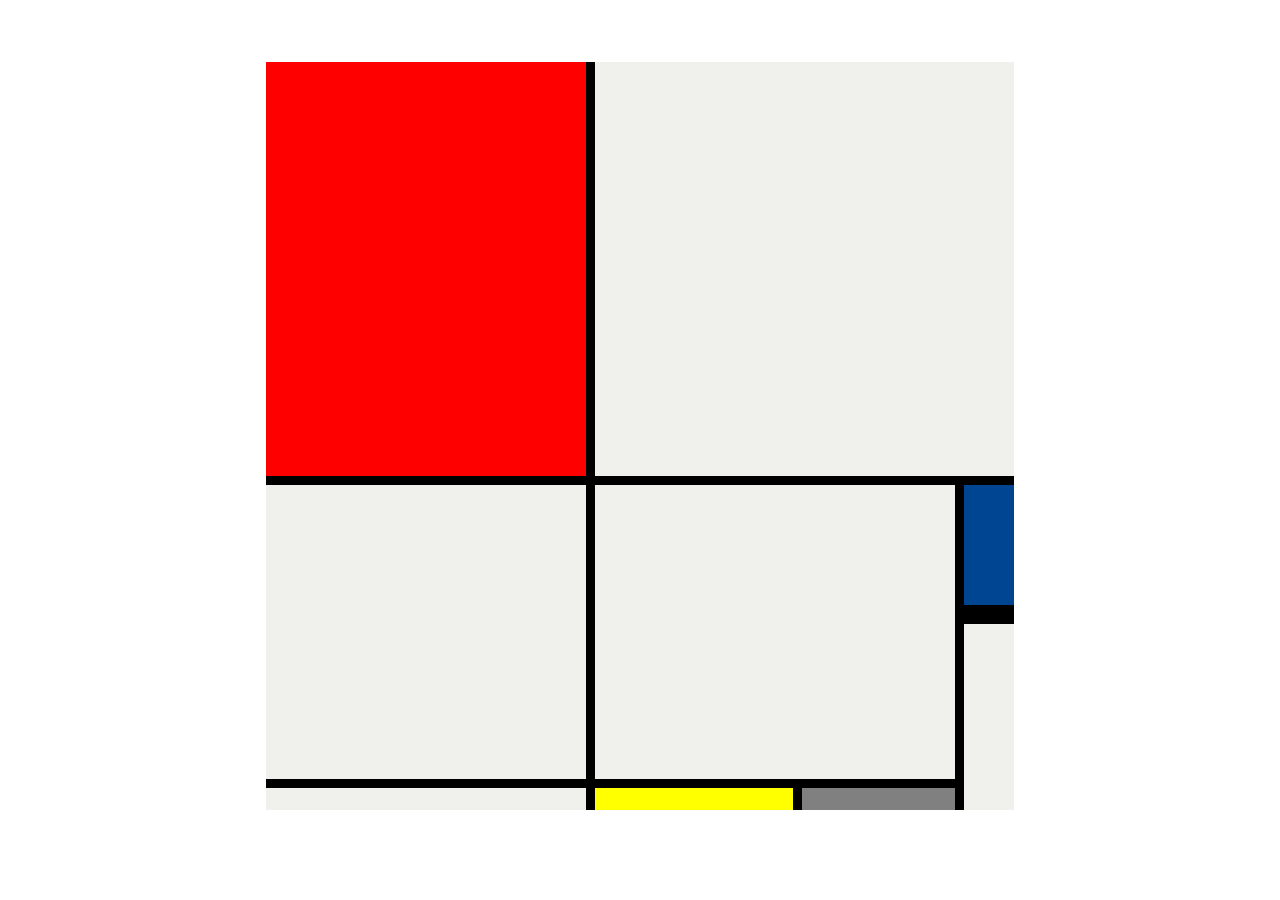
<file: 10.3 Mondrian Project/index.html>
<!DOCTYPE html>
<html lang="en">

<head>
  <meta charset="UTF-8">
  <meta name="viewport" content="width=device-width, initial-scale=1.0">
  <title>Mondrian Project</title>
  <style>
    /* 
    Write your CSS here 
    Gap Colour: #000
    White: #F0F1EC
    Red: #E72F24
    Black: #232629
    Blue: #004592
    Yellow: #F9D01E

    For dimensions, see dimensions.png image.
    HINT: Remember you can't change the properties of grid lines.
    But grid lines are transparent!
    */
    body{
      
      display: flex;
      justify-content: center;
      align-items: center;
      height: 95vh;
    }
    .outerbox{
      height: 748px;
      width: 748px;
      background-color: black;
      display: grid;
      grid-template-columns: 320px 198px 153px 50px;
      grid-template-rows: 414px 130px 155px 22px;
      gap: 9px;
    }
    .red{
      background-color: red;
    }
    .box1{
      grid-column: span 3;
      background-color: #F0F1EC;
    }
    .box2{
      grid-row: span 2;
      background-color: #F0F1EC;
    }
    .box3{
      background-color: #F0F1EC;
      grid-area: 2/2/4/4;
    }
    .blue{
      background-color: #004592;
      border-bottom: 10px solid black;
    }
    .box4{
      background-color: #F0F1EC;
      grid-row: span 2;
    }
    .box5{
      background-color: #F0F1EC;
    }
    .yellow{
      background-color: yellow;
    }
    .grey{
      background-color: grey;
    }
  </style>
</head>

<body>
  <!-- Write your HTML here -->
   <div class="outerbox">
    <div class="red"></div>
    <div class="box1"></div>
    <div class="box2"></div>
    <div class="box3"></div>
    <div class="blue"></div>
    <div class="box4"></div>
    <div class="box5"></div>
    <div class="yellow"></div>
    <div class="grey"></div>
    </div>
</body>

</html>
</file>
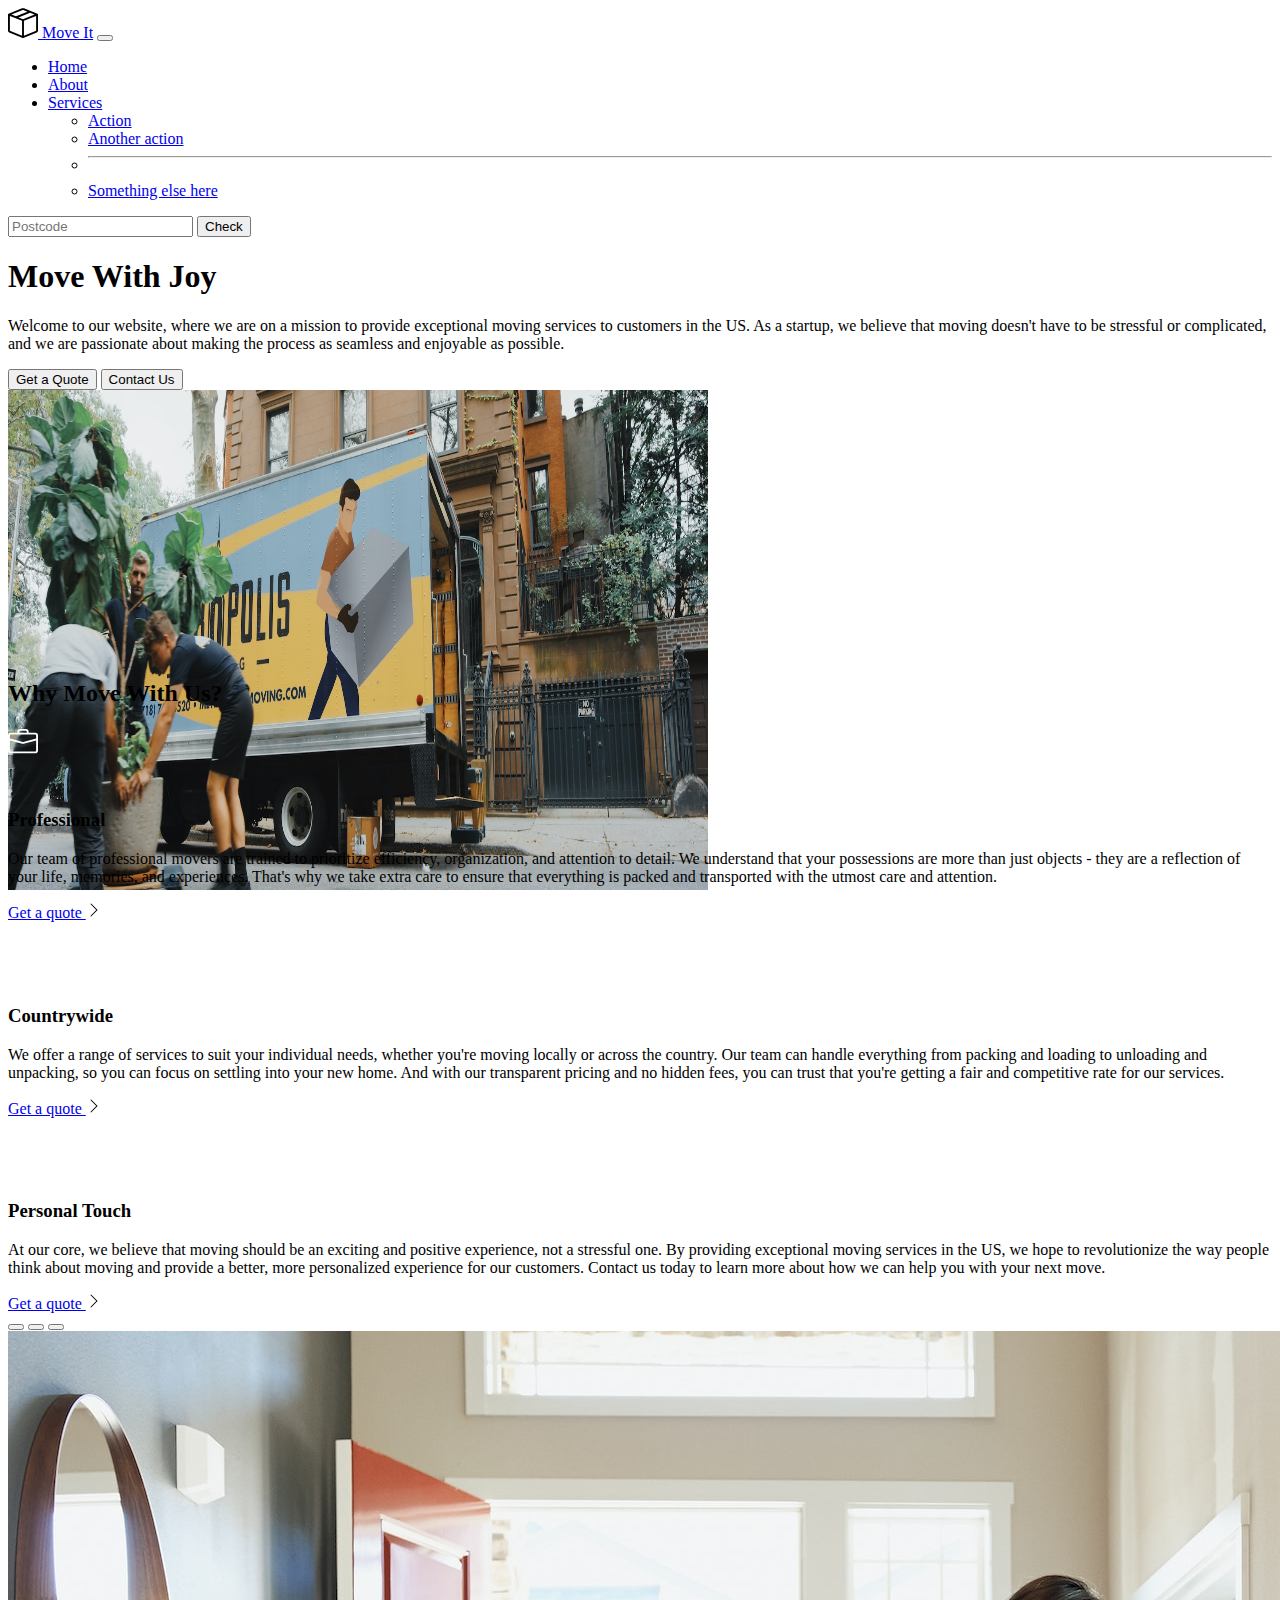
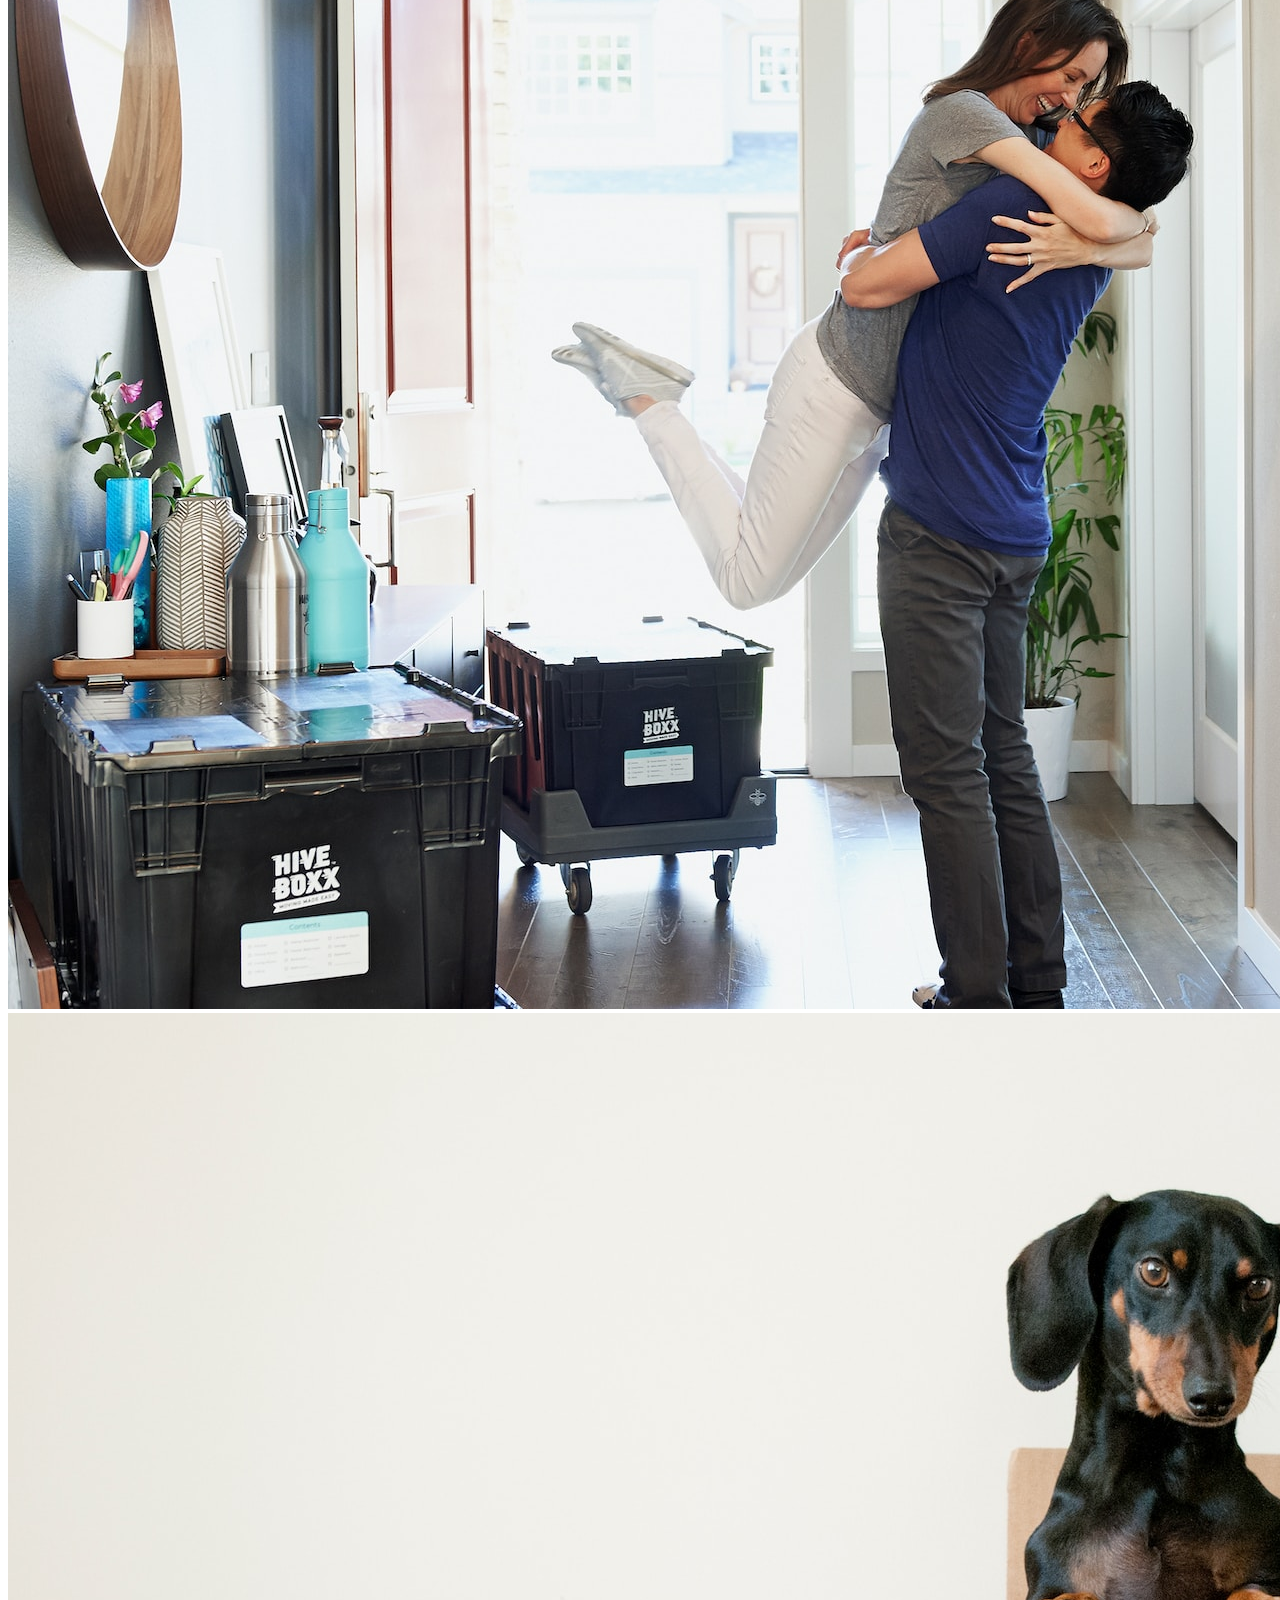
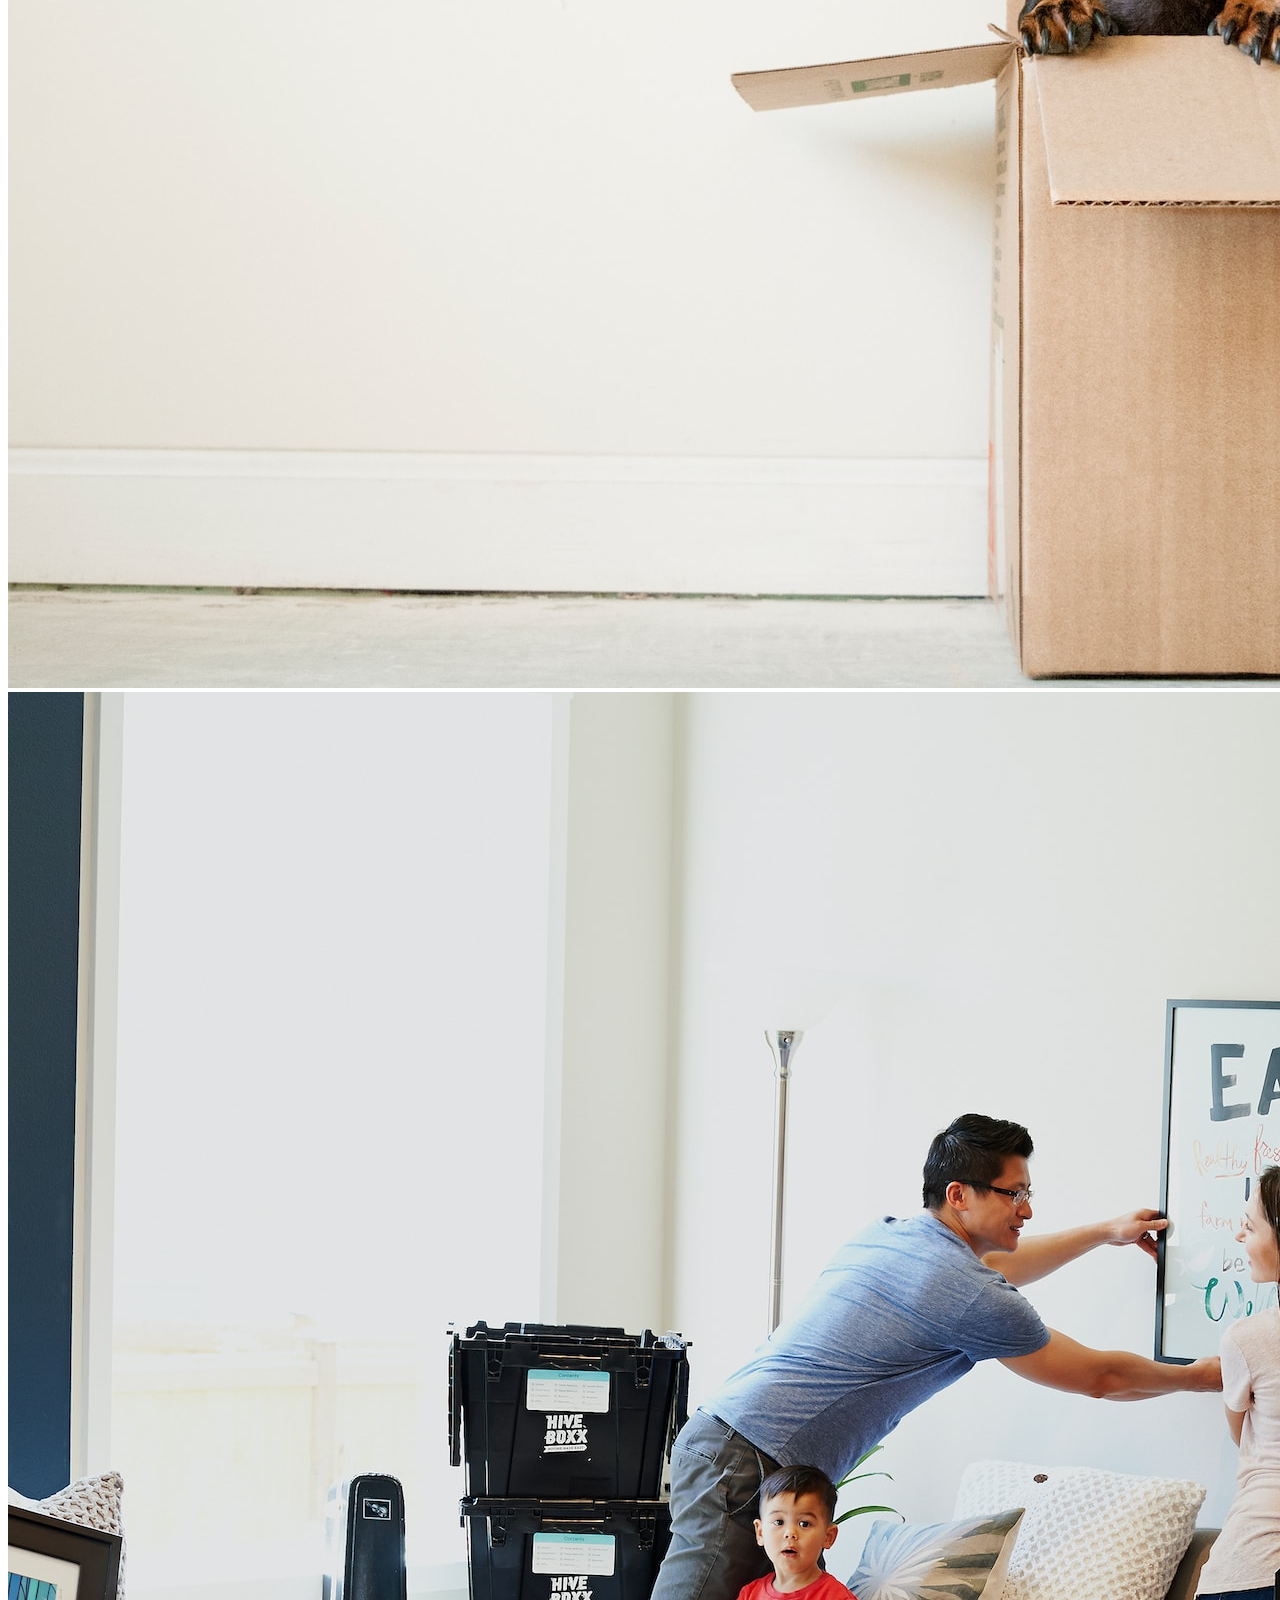
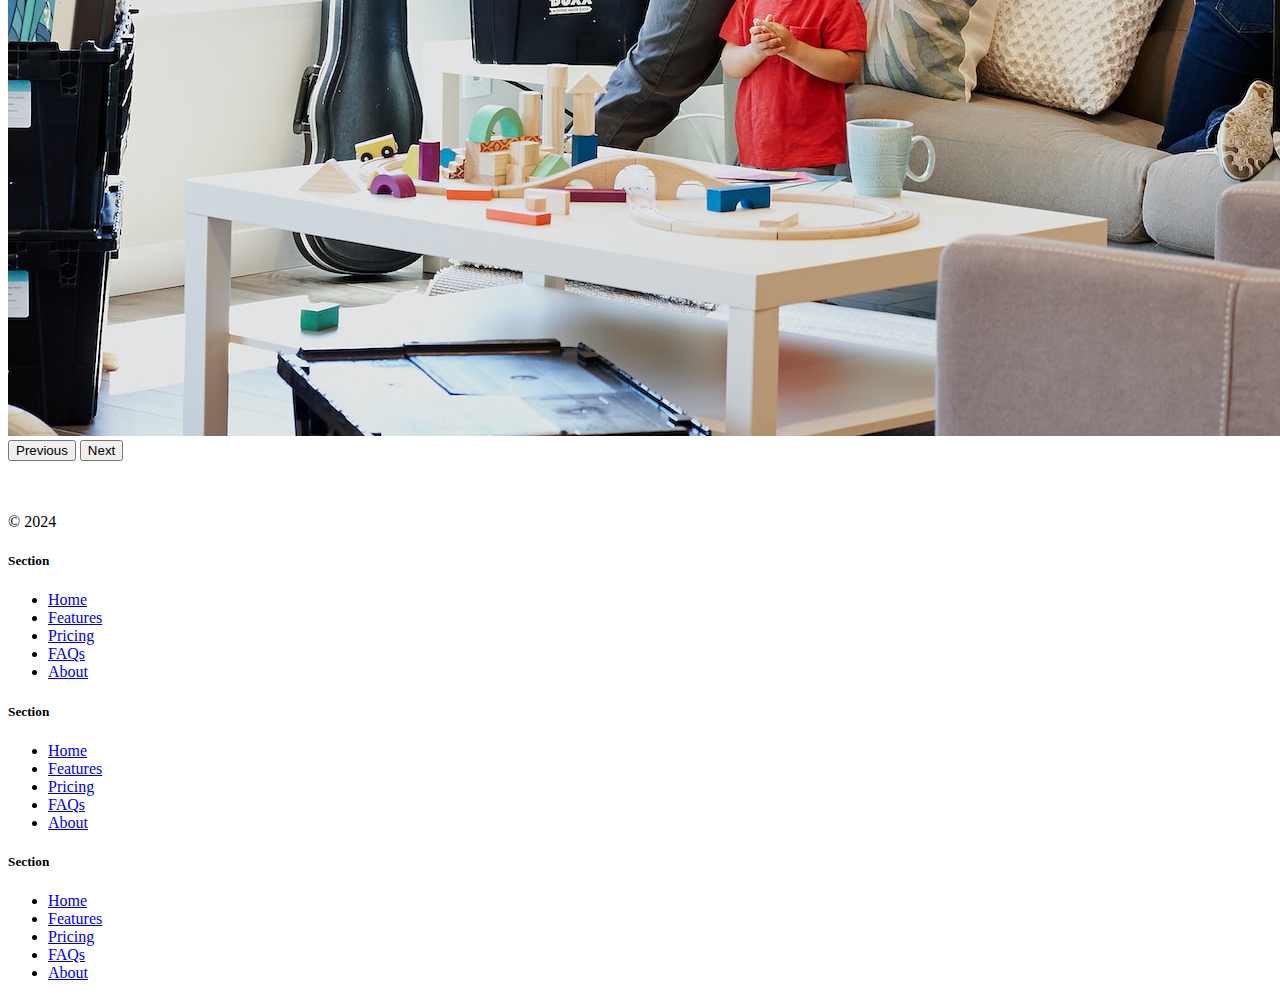
<file: 11.2 Bootstrap Components/index.html>
<!DOCTYPE html>
<html lang="en" data-bs-theme="dark">

<head>
  <meta charset="UTF-8">
  <meta name="viewport" content="width=device-width, initial-scale=1.0">
  <title>Bootstrap Components</title>
  <link href="https://cdn.jsdelivr.net/npm/bootstrap@5.3.0-alpha2/dist/css/bootstrap.min.css" rel="stylesheet"
    integrity="sha384-aFq/bzH65dt+w6FI2ooMVUpc+21e0SRygnTpmBvdBgSdnuTN7QbdgL+OapgHtvPp" crossorigin="anonymous">
  <style>
    .feature-icon {
    width: 4rem;
    height: 4rem;
    border-radius: .75rem;
}
  </style>
</head>

<body>
  <nav class="navbar navbar-expand-lg bg-body-tertiary">
    <div class="container-fluid">
      <a class="navbar-brand" href="#"><img src="./box-seam.svg" alt="company logo" height="30"/> Move It</a>
      <button class="navbar-toggler" type="button" data-bs-toggle="collapse" data-bs-target="#navbarSupportedContent" aria-controls="navbarSupportedContent" aria-expanded="false" aria-label="Toggle navigation">
        <span class="navbar-toggler-icon"></span>
      </button>
      <div class="collapse navbar-collapse" id="navbarSupportedContent">
        <ul class="navbar-nav me-auto mb-2 mb-lg-0">
          <li class="nav-item">
            <a class="nav-link active" aria-current="page" href="#">Home</a>
          </li>
          <li class="nav-item">
            <a class="nav-link" href="#">About</a>
          </li>
          <li class="nav-item dropdown">
            <a class="nav-link dropdown-toggle" href="#" role="button" data-bs-toggle="dropdown" aria-expanded="false">
              Services
            </a>
            <ul class="dropdown-menu">
              <li><a class="dropdown-item" href="#">Action</a></li>
              <li><a class="dropdown-item" href="#">Another action</a></li>
              <li><hr class="dropdown-divider"></li>
              <li><a class="dropdown-item" href="#">Something else here</a></li>
            </ul>
          </li>
        </ul>
        <form class="d-flex" role="search">
          <input class="form-control me-2" type="search" placeholder="Postcode" aria-label="Search">
          <button class="btn btn-outline-success" type="submit">Check</button>
        </form>
      </div>
    </div>
  </nav>

  <div class="px-4 pt-5 my-5 text-center border-bottom">
    <h1 class="display-4 fw-bold text-body-emphasis">Move With Joy</h1>
    <div class="col-lg-6 mx-auto">
      <p class="lead mb-4">Welcome to our website, where we are on a mission to provide exceptional moving services to customers in the US. As a startup, we believe that moving doesn't have to be stressful or complicated, and we are passionate about making the process as seamless and enjoyable as possible.</p>
      <div class="d-grid gap-2 d-sm-flex justify-content-sm-center mb-5">
        <button type="button" class="btn btn-primary btn-lg px-4 me-sm-3" fdprocessedid="fyuq8n">Get a Quote</button>
        <button type="button" class="btn btn-outline-secondary btn-lg px-4" fdprocessedid="64ff9a">Contact Us</button>
      </div>
    </div>
    <div class="overflow-hidden" style="max-height: 30vh;">
      <div class="container px-5">
        <img src="./moving-van.jpg" alt="Moving van" width="700" height="500" loading="lazy">
      </div>
    </div>
  </div>

  <div class="container px-4 py-5" id="featured-3">
    <h2 class="pb-2 border-bottom">Why Move With Us?
    </h2>
    <div class="row g-4 py-5 row-cols-1 row-cols-lg-3">
      <div class="feature col">
        <div class="feature-icon d-inline-flex align-items-center justify-content-center text-bg-primary bg-gradient fs-2 mb-3">
          <img src="./briefcase.svg" alt="briefcase" height="30"/>
        </div>
        <h3 class="fs-2 text-body-emphasis">Professional</h3>
        <p>Our team of professional movers are trained to prioritize efficiency, organization, and attention to detail. We understand that your possessions are more than just objects - they are a reflection of your life, memories, and experiences. That's why we take extra care to ensure that everything is packed and transported with the utmost care and attention.</p>
        <a href="#" class="icon-link">
          Get a quote
          <img src="./chevron-right.svg" alt="chevron-right"/>
        </a>
      </div>
      <div class="feature col">
        <div class="feature-icon d-inline-flex align-items-center justify-content-center text-bg-primary bg-gradient fs-2 mb-3">
          <img src="./bus-front.svg" alt="bus" height="30"/>
        </div>
        <h3 class="fs-2 text-body-emphasis">Countrywide</h3>
        <p>We offer a range of services to suit your individual needs, whether you're moving locally or across the country. Our team can handle everything from packing and loading to unloading and unpacking, so you can focus on settling into your new home. And with our transparent pricing and no hidden fees, you can trust that you're getting a fair and competitive rate for our services.</p>
        <a href="#" class="icon-link">
          Get a quote
          <img src="./chevron-right.svg" alt="chevron-right"/>
        </a>
      </div>
      <div class="feature col">
        <div class="feature-icon d-inline-flex align-items-center justify-content-center text-bg-primary bg-gradient fs-2 mb-3">
          <img src="./chat-square-heart.svg" alt="third" height="30"/>
        </div>
        <h3 class="fs-2 text-body-emphasis">Personal Touch</h3>
        <p>At our core, we believe that moving should be an exciting and positive experience, not a stressful one. By providing exceptional moving services in the US, we hope to revolutionize the way people think about moving and provide a better, more personalized experience for our customers. Contact us today to learn more about how we can help you with your next move.</p>
        <a href="#" class="icon-link">
          Get a quote
          <img src="./chevron-right.svg" alt="chevron-right"/>
        </a>
      </div>
    </div>
  </div>

  <div class="container">
  <div id="carouselExampleIndicators" class="carousel slide">
    <div class="carousel-indicators">
      <button type="button" data-bs-target="#carouselExampleIndicators" data-bs-slide-to="0" class="active" aria-current="true" aria-label="Slide 1"></button>
      <button type="button" data-bs-target="#carouselExampleIndicators" data-bs-slide-to="1" aria-label="Slide 2"></button>
      <button type="button" data-bs-target="#carouselExampleIndicators" data-bs-slide-to="2" aria-label="Slide 3"></button>
    </div>
    <div class="carousel-inner">
      <div class="carousel-item active">
        <img src="./couple.jpg" alt="couple">
      </div>
      <div class="carousel-item">
        <img src="./dog.jpg" alt="dog">
      </div>
      <div class="carousel-item">
        <img src="./family.jpg" alt="family" >
      </div>
    </div>
    <button class="carousel-control-prev" type="button" data-bs-target="#carouselExampleIndicators" data-bs-slide="prev">
      <span class="carousel-control-prev-icon" aria-hidden="true"></span>
      <span class="visually-hidden">Previous</span>
    </button>
    <button class="carousel-control-next" type="button" data-bs-target="#carouselExampleIndicators" data-bs-slide="next">
      <span class="carousel-control-next-icon" aria-hidden="true"></span>
      <span class="visually-hidden">Next</span>
    </button>
  </div>
</div>


<div class="container">
  <footer class="row row-cols-1 row-cols-sm-2 row-cols-md-5 py-5 my-5 border-top">
    <div class="col mb-3">
      <a href="/" class="d-flex align-items-center mb-3 link-body-emphasis text-decoration-none">
        <svg class="bi me-2" width="40" height="32"><use xlink:href="#bootstrap"></use></svg>
      </a>
      <p class="text-body-secondary">© 2024</p>
    </div>

    <div class="col mb-3">

    </div>

    <div class="col mb-3">
      <h5>Section</h5>
      <ul class="nav flex-column">
        <li class="nav-item mb-2"><a href="#" class="nav-link p-0 text-body-secondary">Home</a></li>
        <li class="nav-item mb-2"><a href="#" class="nav-link p-0 text-body-secondary">Features</a></li>
        <li class="nav-item mb-2"><a href="#" class="nav-link p-0 text-body-secondary">Pricing</a></li>
        <li class="nav-item mb-2"><a href="#" class="nav-link p-0 text-body-secondary">FAQs</a></li>
        <li class="nav-item mb-2"><a href="#" class="nav-link p-0 text-body-secondary">About</a></li>
      </ul>
    </div>

    <div class="col mb-3">
      <h5>Section</h5>
      <ul class="nav flex-column">
        <li class="nav-item mb-2"><a href="#" class="nav-link p-0 text-body-secondary">Home</a></li>
        <li class="nav-item mb-2"><a href="#" class="nav-link p-0 text-body-secondary">Features</a></li>
        <li class="nav-item mb-2"><a href="#" class="nav-link p-0 text-body-secondary">Pricing</a></li>
        <li class="nav-item mb-2"><a href="#" class="nav-link p-0 text-body-secondary">FAQs</a></li>
        <li class="nav-item mb-2"><a href="#" class="nav-link p-0 text-body-secondary">About</a></li>
      </ul>
    </div>

    <div class="col mb-3">
      <h5>Section</h5>
      <ul class="nav flex-column">
        <li class="nav-item mb-2"><a href="#" class="nav-link p-0 text-body-secondary">Home</a></li>
        <li class="nav-item mb-2"><a href="#" class="nav-link p-0 text-body-secondary">Features</a></li>
        <li class="nav-item mb-2"><a href="#" class="nav-link p-0 text-body-secondary">Pricing</a></li>
        <li class="nav-item mb-2"><a href="#" class="nav-link p-0 text-body-secondary">FAQs</a></li>
        <li class="nav-item mb-2"><a href="#" class="nav-link p-0 text-body-secondary">About</a></li>
      </ul>
    </div>
  </footer>
</div>

  <script src="https://cdn.jsdelivr.net/npm/bootstrap@5.3.3/dist/js/bootstrap.bundle.min.js" integrity="sha384-YvpcrYf0tY3lHB60NNkmXc5s9fDVZLESaAA55NDzOxhy9GkcIdslK1eN7N6jIeHz" crossorigin="anonymous"></script>
</body>

</html>
</file>
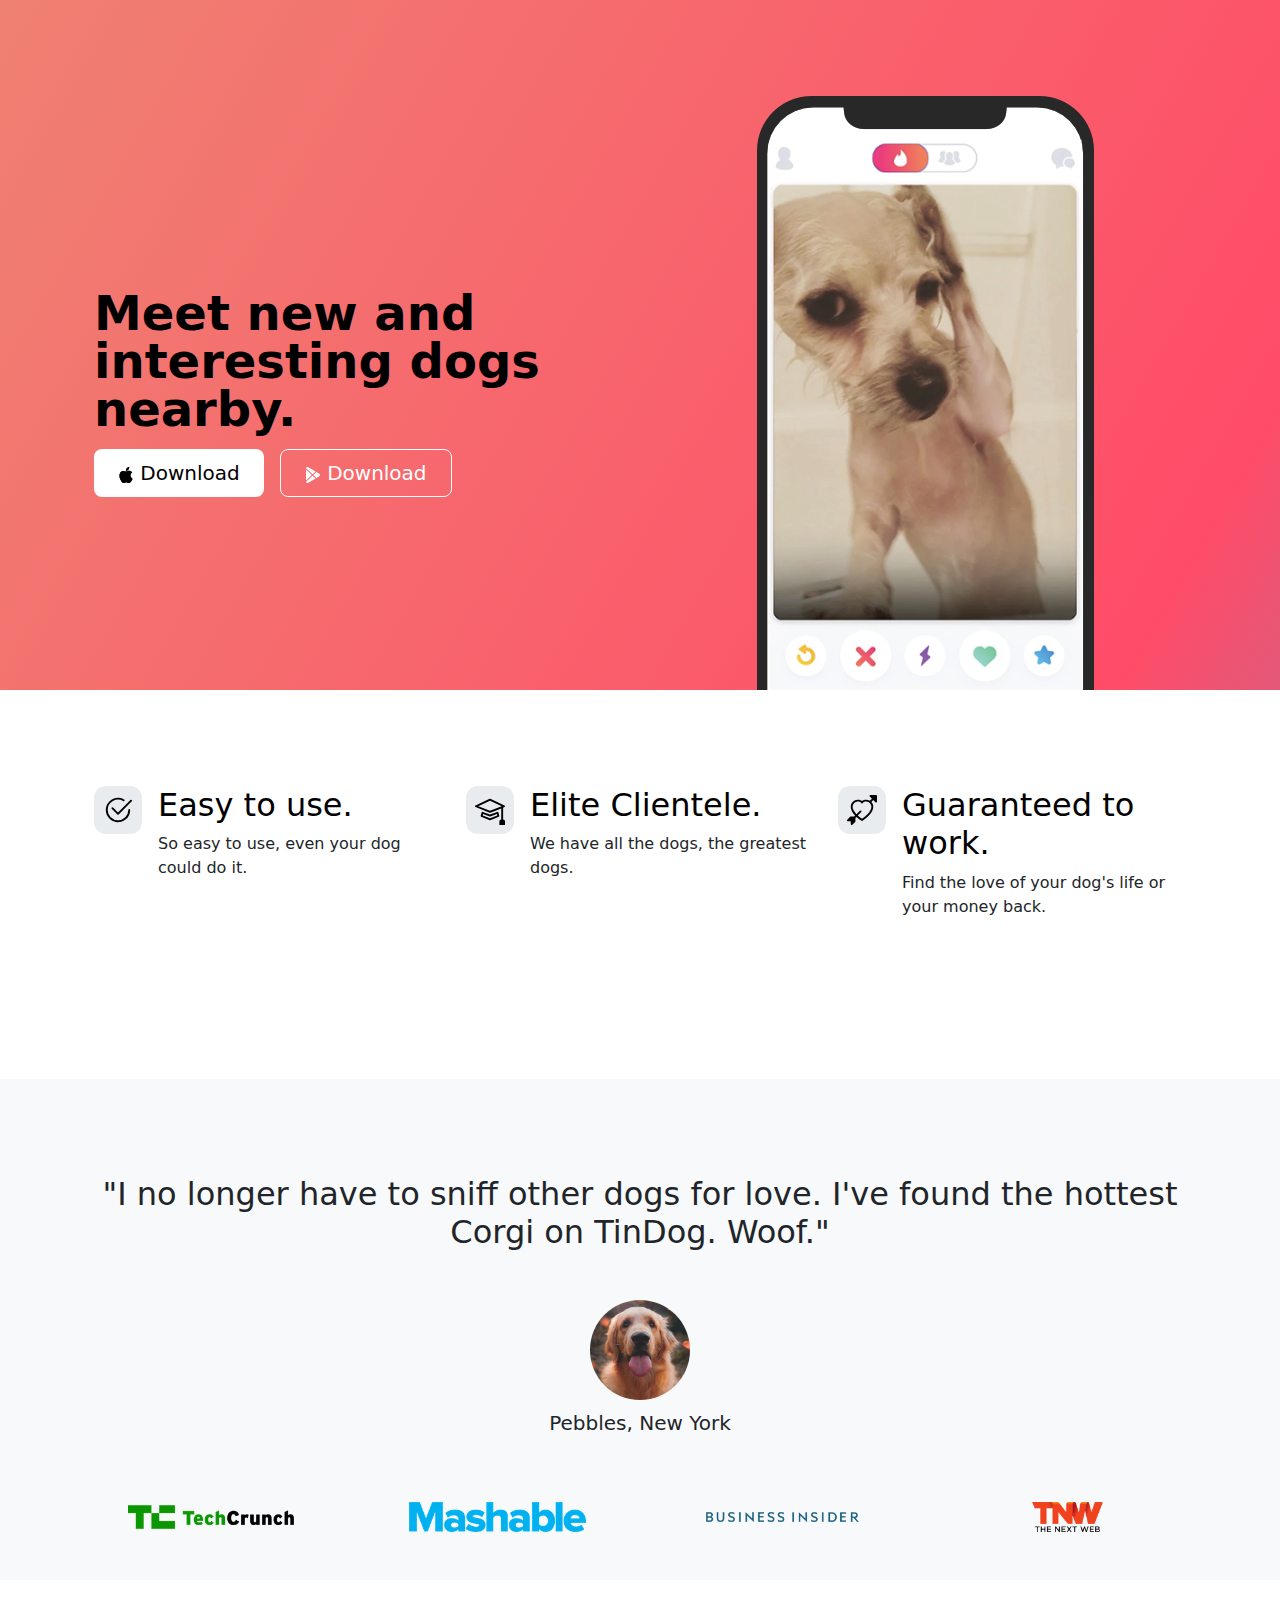
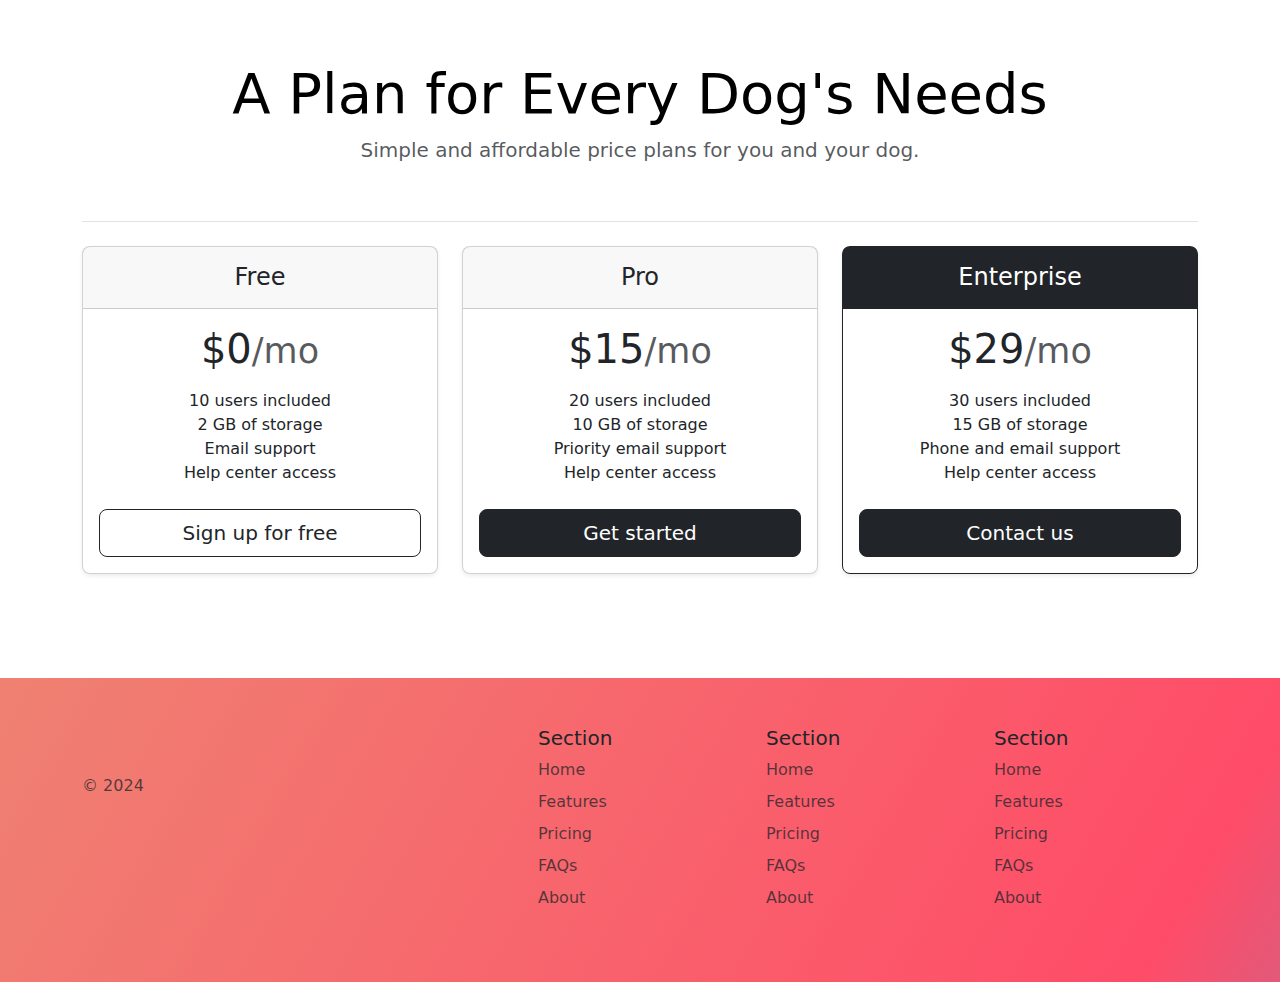
<file: 11.3 TinDog Project/index.html>
<!DOCTYPE html>
<html lang="en">

<head>
  <meta charset="UTF-8">
  <meta name="viewport" content="width=device-width, initial-scale=1.0">
  <title>TinDog</title>
  <link href="https://cdn.jsdelivr.net/npm/bootstrap@5.3.3/dist/css/bootstrap.min.css" rel="stylesheet"
    integrity="sha384-QWTKZyjpPEjISv5WaRU9OFeRpok6YctnYmDr5pNlyT2bRjXh0JMhjY6hW+ALEwIH" crossorigin="anonymous">
  <link href="./css/style.css" rel="stylesheet">
</head>

<body>

  <!-- Title -->
  <section class="gradient-background" id="title">
    <div class="container col-xxl-8 px-4 pt-5">
      <div class="row flex-lg-row-reverse align-items-center g-5 pt-5">
        <div class="col-10 col-sm-8 col-lg-6">
          <img src="./images/iphone.png" class="d-block mx-lg-auto img-fluid" alt="iphone" height="400" loading="lazy">
        </div>
        <div class="col-lg-6">
          <h1 class="display-5 fw-bold text-body-emphasis lh-1 mb-3">Meet new and interesting dogs nearby.</h1>
          <div class="d-grid gap-2 d-md-flex justify-content-md-start">
            <button type="button" class="btn btn-dark btn-lg px-4 me-md-2" fdprocessedid="1csmf" id="onebt">
              <svg xmlns="http://www.w3.org/2000/svg" width="16" height="16" fill="currentColor" class="bi bi-apple"
                viewBox="0 0 16 16">
                <path
                  d="M11.182.008C11.148-.03 9.923.023 8.857 1.18c-1.066 1.156-.902 2.482-.878 2.516s1.52.087 2.475-1.258.762-2.391.728-2.43m3.314 11.733c-.048-.096-2.325-1.234-2.113-3.422s1.675-2.789 1.698-2.854-.597-.79-1.254-1.157a3.7 3.7 0 0 0-1.563-.434c-.108-.003-.483-.095-1.254.116-.508.139-1.653.589-1.968.607-.316.018-1.256-.522-2.267-.665-.647-.125-1.333.131-1.824.328-.49.196-1.422.754-2.074 2.237-.652 1.482-.311 3.83-.067 4.56s.625 1.924 1.273 2.796c.576.984 1.34 1.667 1.659 1.899s1.219.386 1.843.067c.502-.308 1.408-.485 1.766-.472.357.013 1.061.154 1.782.539.571.197 1.111.115 1.652-.105.541-.221 1.324-1.059 2.238-2.758q.52-1.185.473-1.282" />
                <path
                  d="M11.182.008C11.148-.03 9.923.023 8.857 1.18c-1.066 1.156-.902 2.482-.878 2.516s1.52.087 2.475-1.258.762-2.391.728-2.43m3.314 11.733c-.048-.096-2.325-1.234-2.113-3.422s1.675-2.789 1.698-2.854-.597-.79-1.254-1.157a3.7 3.7 0 0 0-1.563-.434c-.108-.003-.483-.095-1.254.116-.508.139-1.653.589-1.968.607-.316.018-1.256-.522-2.267-.665-.647-.125-1.333.131-1.824.328-.49.196-1.422.754-2.074 2.237-.652 1.482-.311 3.83-.067 4.56s.625 1.924 1.273 2.796c.576.984 1.34 1.667 1.659 1.899s1.219.386 1.843.067c.502-.308 1.408-.485 1.766-.472.357.013 1.061.154 1.782.539.571.197 1.111.115 1.652-.105.541-.221 1.324-1.059 2.238-2.758q.52-1.185.473-1.282" />
              </svg>
              Download</button>
            <button type="button" class="btn btn-outline-secondary btn-lg px-4" fdprocessedid="sm8gb4" id="secondbt">
              <svg xmlns="http://www.w3.org/2000/svg" width="16" height="16" fill="currentColor"
                class="bi bi-google-play" viewBox="0 0 16 16">
                <path
                  d="M14.222 9.374c1.037-.61 1.037-2.137 0-2.748L11.528 5.04 8.32 8l3.207 2.96zm-3.595 2.116L7.583 8.68 1.03 14.73c.201 1.029 1.36 1.61 2.303 1.055zM1 13.396V2.603L6.846 8zM1.03 1.27l6.553 6.05 3.044-2.81L3.333.215C2.39-.341 1.231.24 1.03 1.27" />
              </svg>
              Download</button>
          </div>
        </div>
      </div>
    </div>
  </section>
  <!-- Features -->
  <section id="features">
    <div class="container px-4 py-5" id="hanging-icons">
      <div class="row g-4 py-5 row-cols-1 row-cols-lg-3">
        <div class="col d-flex align-items-start">
          <div
            class="icon-square text-body-emphasis bg-body-secondary d-inline-flex align-items-center justify-content-center fs-4 flex-shrink-0 me-3">
            <svg xmlns="http://www.w3.org/2000/svg" height="30" fill="currentColor" class="bi bi-check2-circle"
              viewBox="0 0 16 16">
              <path
                d="M2.5 8a5.5 5.5 0 0 1 8.25-4.764.5.5 0 0 0 .5-.866A6.5 6.5 0 1 0 14.5 8a.5.5 0 0 0-1 0 5.5 5.5 0 1 1-11 0z" />
              <path
                d="M15.354 3.354a.5.5 0 0 0-.708-.708L8 9.293 5.354 6.646a.5.5 0 1 0-.708.708l3 3a.5.5 0 0 0 .708 0l7-7z" />
            </svg>
          </div>
          <div>
            <h3 class="fs-2 text-body-emphasis">Easy to use.</h3>
            <p>So easy to use, even your dog could do it.</p>
          </div>
        </div>
        <div class="col d-flex align-items-start">
          <div
            class="icon-square text-body-emphasis bg-body-secondary d-inline-flex align-items-center justify-content-center fs-4 flex-shrink-0 me-3">
            <svg xmlns="http://www.w3.org/2000/svg" height="30" fill="currentColor" class="bi bi-mortarboard"
              viewBox="0 0 16 16">
              <path
                d="M8.211 2.047a.5.5 0 0 0-.422 0l-7.5 3.5a.5.5 0 0 0 .025.917l7.5 3a.5.5 0 0 0 .372 0L14 7.14V13a1 1 0 0 0-1 1v2h3v-2a1 1 0 0 0-1-1V6.739l.686-.275a.5.5 0 0 0 .025-.917l-7.5-3.5ZM8 8.46 1.758 5.965 8 3.052l6.242 2.913L8 8.46Z" />
              <path
                d="M4.176 9.032a.5.5 0 0 0-.656.327l-.5 1.7a.5.5 0 0 0 .294.605l4.5 1.8a.5.5 0 0 0 .372 0l4.5-1.8a.5.5 0 0 0 .294-.605l-.5-1.7a.5.5 0 0 0-.656-.327L8 10.466 4.176 9.032Zm-.068 1.873.22-.748 3.496 1.311a.5.5 0 0 0 .352 0l3.496-1.311.22.748L8 12.46l-3.892-1.556Z" />
            </svg>
          </div>
          <div>
            <h3 class="fs-2 text-body-emphasis">Elite Clientele.</h3>
            <p>We have all the dogs, the greatest dogs.</p>
          </div>
        </div>
        <div class="col d-flex align-items-start">
          <div
            class="icon-square text-body-emphasis bg-body-secondary d-inline-flex align-items-center justify-content-center fs-4 flex-shrink-0 me-3">
            <svg xmlns="http://www.w3.org/2000/svg" height="30" fill="currentColor" class="bi bi-arrow-through-heart"
              viewBox="0 0 16 16">
              <path fill-rule="evenodd"
                d="M2.854 15.854A.5.5 0 0 1 2 15.5V14H.5a.5.5 0 0 1-.354-.854l1.5-1.5A.5.5 0 0 1 2 11.5h1.793l.53-.53c-.771-.802-1.328-1.58-1.704-2.32-.798-1.575-.775-2.996-.213-4.092C3.426 2.565 6.18 1.809 8 3.233c1.25-.98 2.944-.928 4.212-.152L13.292 2 12.147.854A.5.5 0 0 1 12.5 0h3a.5.5 0 0 1 .5.5v3a.5.5 0 0 1-.854.354L14 2.707l-1.006 1.006c.236.248.44.531.6.845.562 1.096.585 2.517-.213 4.092-.793 1.563-2.395 3.288-5.105 5.08L8 13.912l-.276-.182a21.86 21.86 0 0 1-2.685-2.062l-.539.54V14a.5.5 0 0 1-.146.354l-1.5 1.5Zm2.893-4.894A20.419 20.419 0 0 0 8 12.71c2.456-1.666 3.827-3.207 4.489-4.512.679-1.34.607-2.42.215-3.185-.817-1.595-3.087-2.054-4.346-.761L8 4.62l-.358-.368c-1.259-1.293-3.53-.834-4.346.761-.392.766-.464 1.845.215 3.185.323.636.815 1.33 1.519 2.065l1.866-1.867a.5.5 0 1 1 .708.708L5.747 10.96Z" />
            </svg>
          </div>
          <div>
            <h3 class="fs-2 text-body-emphasis">Guaranteed to work.</h3>
            <p>Find the love of your dog's life or your money back.</p>
          </div>
        </div>
      </div>
    </div>
  </section>

  <!-- Testimonial -->
  <section id="testimonial">
    <div class="my-5">
      <div class="p-5 text-center bg-body-tertiary">
        <div class="container py-5">
          <h2 class="mb-5">"I no longer have to sniff other dogs for love. I've found the hottest Corgi on TinDog.
            Woof."</h2>
          <img src="./images/dog-img.jpg" alt="dog image" class="dogimg mb-2" />
          <p class="col-lg-8 mx-auto lead">
            Pebbles, New York
          </p>
        </div>

        <div class="container">
          <div class="row">
            <div class="col-lg-3 col-sm-12">
              <img src="./images/techcrunch.png" alt="techcrunch" height="30px" />
            </div>
            <div class="col-lg-3 col-sm-12">
              <img src="./images/mashable.png" alt="mashable" height="30px" />
            </div>
            <div class="col-lg-3 col-sm-12">
              <img src="./images/bizinsider.png" alt="bizinsider" height="30px" />
            </div>
            <div class="col-lg-3 col-sm-12">
              <img src="./images/tnw.png" alt="tnw" height="30px" />
            </div>
          </div>
        </div>
      </div>
    </div>
  </section>

  <!-- Pricing -->
  <section id="pricing">
    <div class="container py-3">
      <header>
        <div class="d-flex flex-column flex-md-row align-items-center pb-3 mb-4 border-bottom">
        <div class="pricing-header p-3 pb-md-4 mx-auto text-center">
          <h1 class="display-4 fw-normal text-body-emphasis">A Plan for Every Dog's Needs</h1>
          <p class="fs-5 text-body-secondary">Simple and affordable price plans for you and your dog.</p>
        </div>
      </header>
      <main>
        <div class="row row-cols-1 row-cols-md-3 mb-3 text-center">
          <div class="col">
            <div class="card mb-4 rounded-3 shadow-sm">
              <div class="card-header py-3">
                <h4 class="my-0 fw-normal">Free</h4>
              </div>
              <div class="card-body">
                <h1 class="card-title pricing-card-title">$0<small class="text-body-secondary fw-light">/mo</small></h1>
                <ul class="list-unstyled mt-3 mb-4">
                  <li>10 users included</li>
                  <li>2 GB of storage</li>
                  <li>Email support</li>
                  <li>Help center access</li>
                </ul>
                <button type="button" class="w-100 btn btn-lg btn-outline-dark">Sign up for free</button>
              </div>
            </div>
          </div>
          <div class="col">
            <div class="card mb-4 rounded-3 shadow-sm">
              <div class="card-header py-3">
                <h4 class="my-0 fw-normal">Pro</h4>
              </div>
              <div class="card-body">
                <h1 class="card-title pricing-card-title">$15<small class="text-body-secondary fw-light">/mo</small></h1>
                <ul class="list-unstyled mt-3 mb-4">
                  <li>20 users included</li>
                  <li>10 GB of storage</li>
                  <li>Priority email support</li>
                  <li>Help center access</li>
                </ul>
                <button type="button" class="w-100 btn btn-lg btn-dark">Get started</button>
              </div>
            </div>
          </div>
          <div class="col">
            <div class="card mb-4 rounded-3 shadow-sm border-dark">
              <div class="card-header py-3 text-bg-dark border-dark">
                <h4 class="my-0 fw-normal">Enterprise</h4>
              </div>
              <div class="card-body">
                <h1 class="card-title pricing-card-title">$29<small class="text-body-secondary fw-light">/mo</small></h1>
                <ul class="list-unstyled mt-3 mb-4">
                  <li>30 users included</li>
                  <li>15 GB of storage</li>
                  <li>Phone and email support</li>
                  <li>Help center access</li>
                </ul>
                <button type="button" class="w-100 btn btn-lg btn-dark">Contact us</button>
              </div>
            </div>
          </div>
        </div>
      </main>
    
    </div>
  </section>
  <!-- Footer -->
  <section id="footer" class="gradient-background">
    <div class="container">
      <footer class="row row-cols-1 row-cols-sm-2 row-cols-md-5 py-5 mt-5 ">
        <div class="col mb-3">
          <a href="/" class="d-flex align-items-center mb-3 link-body-emphasis text-decoration-none">
            <svg class="bi me-2" width="40" height="32"><use xlink:href="#bootstrap"></use></svg>
          </a>
          <p class="text-body-secondary">© 2024</p>
        </div>
    
        <div class="col mb-3">
    
        </div>
    
        <div class="col mb-3">
          <h5>Section</h5>
          <ul class="nav flex-column">
            <li class="nav-item mb-2"><a href="#" class="nav-link p-0 text-body-secondary">Home</a></li>
            <li class="nav-item mb-2"><a href="#" class="nav-link p-0 text-body-secondary">Features</a></li>
            <li class="nav-item mb-2"><a href="#" class="nav-link p-0 text-body-secondary">Pricing</a></li>
            <li class="nav-item mb-2"><a href="#" class="nav-link p-0 text-body-secondary">FAQs</a></li>
            <li class="nav-item mb-2"><a href="#" class="nav-link p-0 text-body-secondary">About</a></li>
          </ul>
        </div>
    
        <div class="col mb-3">
          <h5>Section</h5>
          <ul class="nav flex-column">
            <li class="nav-item mb-2"><a href="#" class="nav-link p-0 text-body-secondary">Home</a></li>
            <li class="nav-item mb-2"><a href="#" class="nav-link p-0 text-body-secondary">Features</a></li>
            <li class="nav-item mb-2"><a href="#" class="nav-link p-0 text-body-secondary">Pricing</a></li>
            <li class="nav-item mb-2"><a href="#" class="nav-link p-0 text-body-secondary">FAQs</a></li>
            <li class="nav-item mb-2"><a href="#" class="nav-link p-0 text-body-secondary">About</a></li>
          </ul>
        </div>
    
        <div class="col mb-3">
          <h5>Section</h5>
          <ul class="nav flex-column">
            <li class="nav-item mb-2"><a href="#" class="nav-link p-0 text-body-secondary">Home</a></li>
            <li class="nav-item mb-2"><a href="#" class="nav-link p-0 text-body-secondary">Features</a></li>
            <li class="nav-item mb-2"><a href="#" class="nav-link p-0 text-body-secondary">Pricing</a></li>
            <li class="nav-item mb-2"><a href="#" class="nav-link p-0 text-body-secondary">FAQs</a></li>
            <li class="nav-item mb-2"><a href="#" class="nav-link p-0 text-body-secondary">About</a></li>
          </ul>
        </div>
      </footer>
    </div>
  </section>


  <script src="https://cdn.jsdelivr.net/npm/bootstrap@5.3.3/dist/js/bootstrap.bundle.min.js"
    integrity="sha384-YvpcrYf0tY3lHB60NNkmXc5s9fDVZLESaAA55NDzOxhy9GkcIdslK1eN7N6jIeHz"
    crossorigin="anonymous"></script>
</body>

</html>
</file>
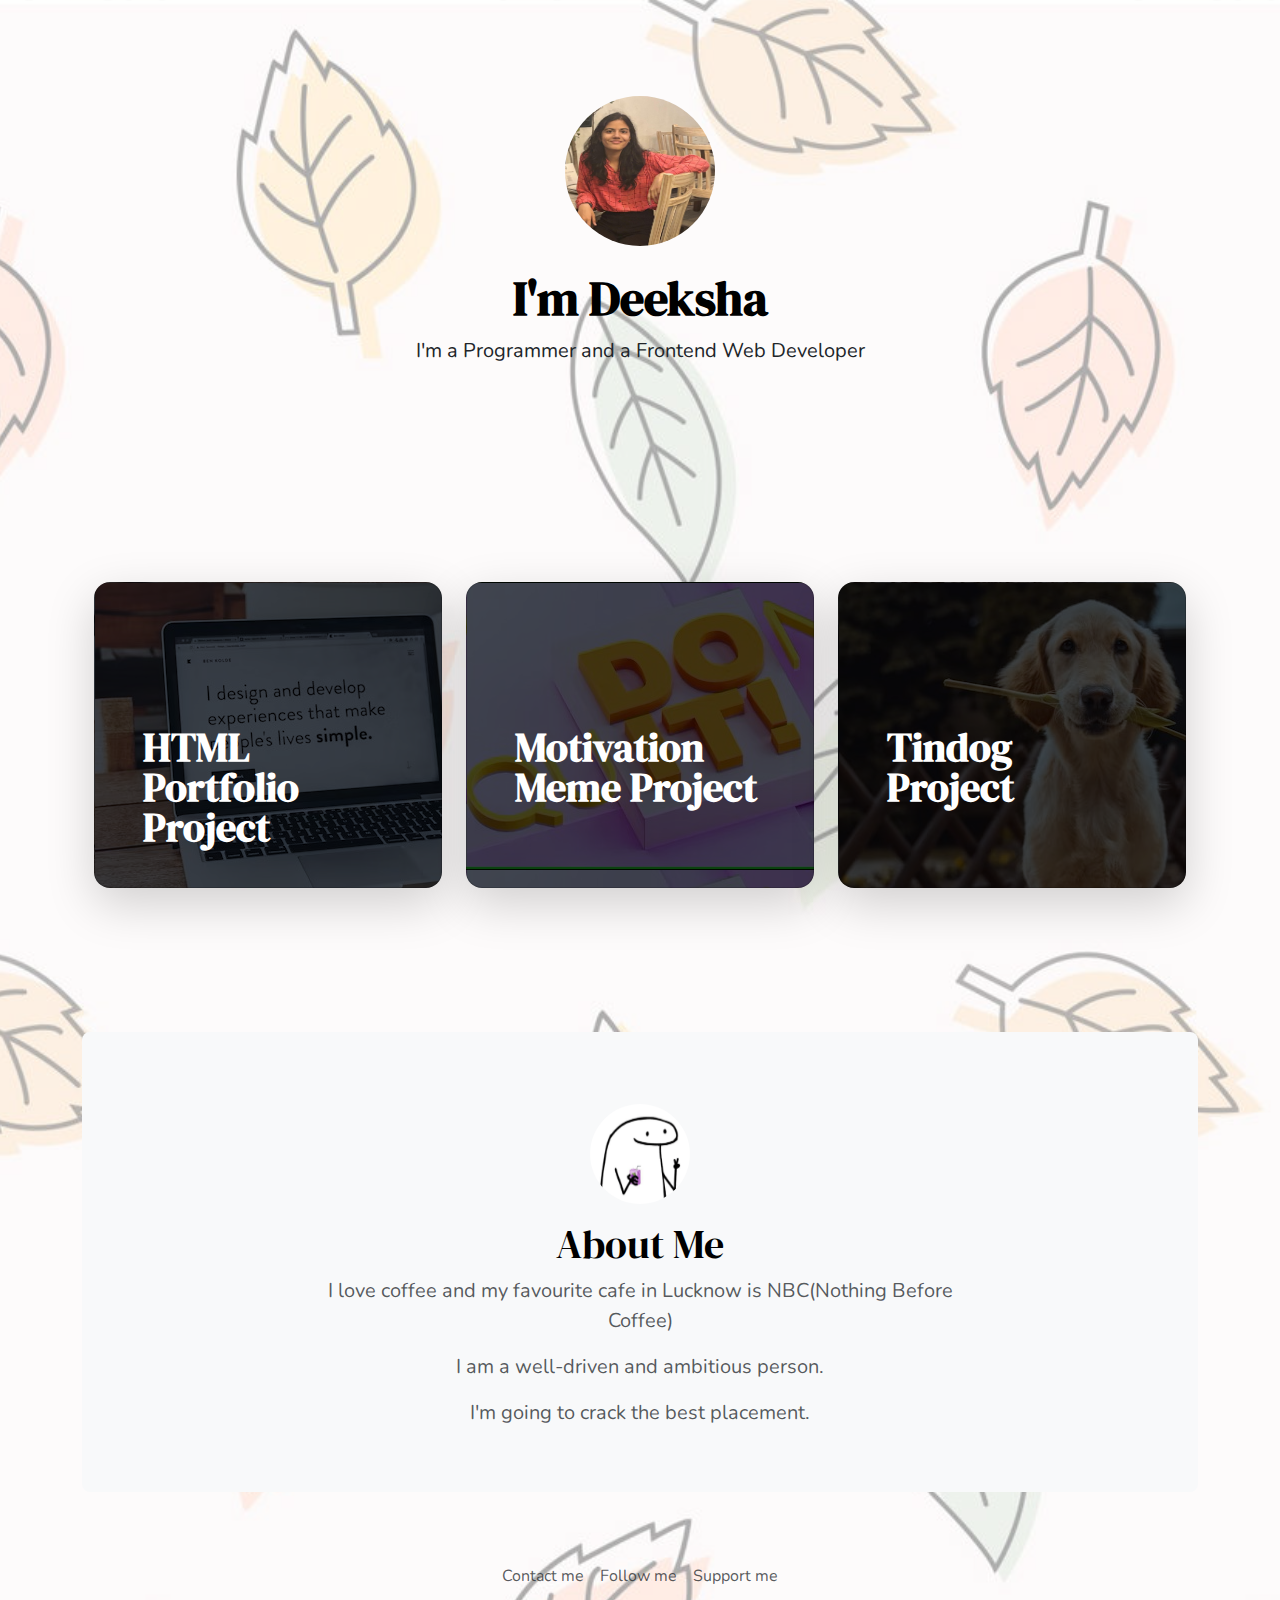
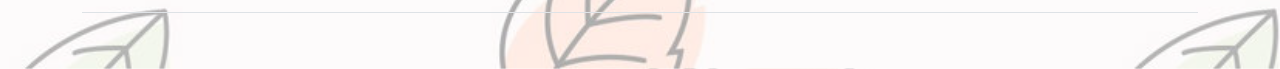
<file: 13.1 Personal site/index.html>
<!DOCTYPE html>
<html lang="en">

<head>
    <meta charset="UTF-8">
    <meta name="viewport" content="width=device-width, initial-scale=1.0">
    <title>Personal Site</title>
    <link href="https://cdn.jsdelivr.net/npm/bootstrap@5.3.3/dist/css/bootstrap.min.css" rel="stylesheet"
        integrity="sha384-QWTKZyjpPEjISv5WaRU9OFeRpok6YctnYmDr5pNlyT2bRjXh0JMhjY6hW+ALEwIH" crossorigin="anonymous">
        <link rel="preconnect" href="https://fonts.googleapis.com">
        <link rel="preconnect" href="https://fonts.gstatic.com" crossorigin>
        <link href="https://fonts.googleapis.com/css2?family=DM+Serif+Display&family=Nunito&display=swap" rel="stylesheet">
    <link rel="stylesheet" href="./style.css" />
    
</head>

<body>
    <!-- PAGE 1 -->
    <div class="px-4 py-5 my-5 text-center">
        <img class="d-block mx-auto mb-4 profile-photo" src="./rsume photo.jpg" alt="my photo">
        <h1 class="display-5 fw-bold text-body-emphasis dm-serif-display-regular">I'm Deeksha</h1>
        <div class="col-lg-6 mx-auto">
            <p class="lead mb-4 sansserif">I'm a Programmer and a Frontend Web Developer</p>
        </div>
    </div>

    <!-- PAGE 2 -->
    <div class="container px-4 py-5" id="custom-cards">
        <div class="row row-cols-1 row-cols-lg-3 align-items-stretch g-4 py-5">
          <div class="col">
            <div class="card card-cover h-100 overflow-hidden text-bg-dark rounded-4 shadow-lg dm-serif-display-regular" style="background-image: url(./photo-1507238691740-187a5b1d37b8.jpg)">
              <div class="d-flex flex-column h-100 p-5 pb-3 text-white text-shadow-1">
                <a class="pt-5 mt-5 mb-4 display-6 lh-1 fw-bold" href="../4.3 HTML Porfolio Project/index.html">HTML Portfolio Project</a>
              </div>
            </div>
          </div>
    
          <div class="col">
            <div class="card card-cover h-100 overflow-hidden text-bg-dark rounded-4 shadow-lg dm-serif-display-regular" style="background-image: url(./premium_photo-1694822449501-59bb095f39f2.jpg)">
              <div class="d-flex flex-column h-100 p-5 pb-3 text-white text-shadow-1">
                <a class="pt-5 mt-5 mb-4 display-6 lh-1 fw-bold" href="../6.4 Motivation Meme Project/">Motivation Meme Project</a>
              </div>
            </div>
          </div>
    
          <div class="col">
            <div class="card card-cover h-100 overflow-hidden text-bg-dark rounded-4 shadow-lg dm-serif-display-regular" style="background-image: url(./photo-1552053831-71594a27632d.jpg)">
              <div class="d-flex flex-column h-100 p-5 pb-3 text-white text-shadow-1">
                <a class="pt-5 mt-5 mb-4 display-6 lh-1 fw-bold" href="../11.3 TinDog Project/">Tindog Project</a>
              </div>
            </div>
          </div>
        </div>
      </div>

      <!-- ABOUT ME -->
      <div class="container my-5">
        <div class="p-5 text-center bg-body-tertiary rounded-3">
          <!-- <svg class="bi mt-4 mb-3" style="color: var(--bs-indigo);" width="100" height="100"><use xlink:href=""></use></svg> -->
          <img src="./image.png" alt="funny image" class="mt-4 mb-3 rounded-circle" width="100" height="100" >
          <h1 class="text-body-emphasis dm-serif-display-regular">About Me</h1>
          <p class="col-lg-8 mx-auto fs-5 text-muted sansserif">
            I love coffee and my favourite cafe in Lucknow is NBC(Nothing Before Coffee)
          </p>
          <p class="col-lg-8 mx-auto fs-5 text-muted sansserif">
            I am a well-driven and ambitious person.
          </p>
          <p class="col-lg-8 mx-auto fs-5 text-muted sansserif">
            I'm going to crack the best placement.
          </p>
        </div>
      </div>

      <!-- FOOTER -->
      <div class="container sansserif">
        <footer class="py-3 my-4">
          <ul class="nav justify-content-center border-bottom pb-3 mb-3">
            <li class="nav-item"><a href="contactme.html" class="nav-link px-2 text-body-secondary">Contact me</a></li>
            <li class="nav-item"><a href="followme.html" class="nav-link px-2 text-body-secondary">Follow me</a></li>
            <li class="nav-item"><a href="supportme.html" class="nav-link px-2 text-body-secondary">Support me</a></li>
          </ul>
        </footer>
      </div>

    <script src="https://cdn.jsdelivr.net/npm/bootstrap@5.3.3/dist/js/bootstrap.bundle.min.js"
        integrity="sha384-YvpcrYf0tY3lHB60NNkmXc5s9fDVZLESaAA55NDzOxhy9GkcIdslK1eN7N6jIeHz"
        crossorigin="anonymous"></script>
</body>

</html>
</file>
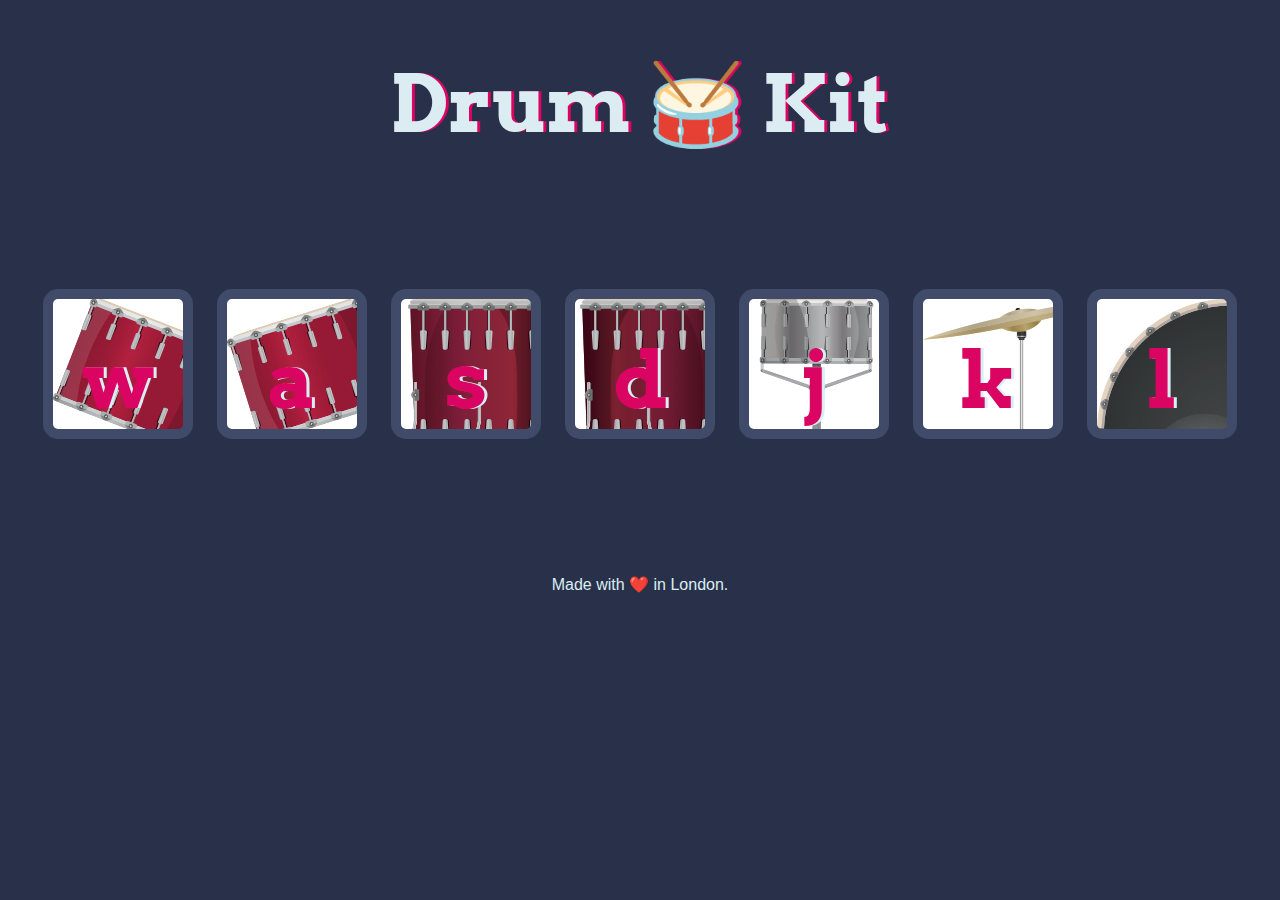
<file: 18.1 Drum Kit Completed/index.html>
<!DOCTYPE html>
<html lang="en" dir="ltr">

<head>
  <meta charset="utf-8">
  <title>Drum Kit</title>
  <link rel="stylesheet" href="styles.css">
  <link href="https://fonts.googleapis.com/css?family=Arvo" rel="stylesheet">
</head>

<body>
  <h1 id="title">Drum 🥁 Kit</h1>
  <div class="set">
    <button class="w drum">w</button>
    <button class="a drum">a</button>
    <button class="s drum">s</button>
    <button class="d drum">d</button>
    <button class="j drum">j</button>
    <button class="k drum">k</button>
    <button class="l drum">l</button>
  </div>


<script src="index.js" charset="utf-8"></script>

<footer>
  Made with ❤️ in London.
</footer>
</body>
</html>
</file>
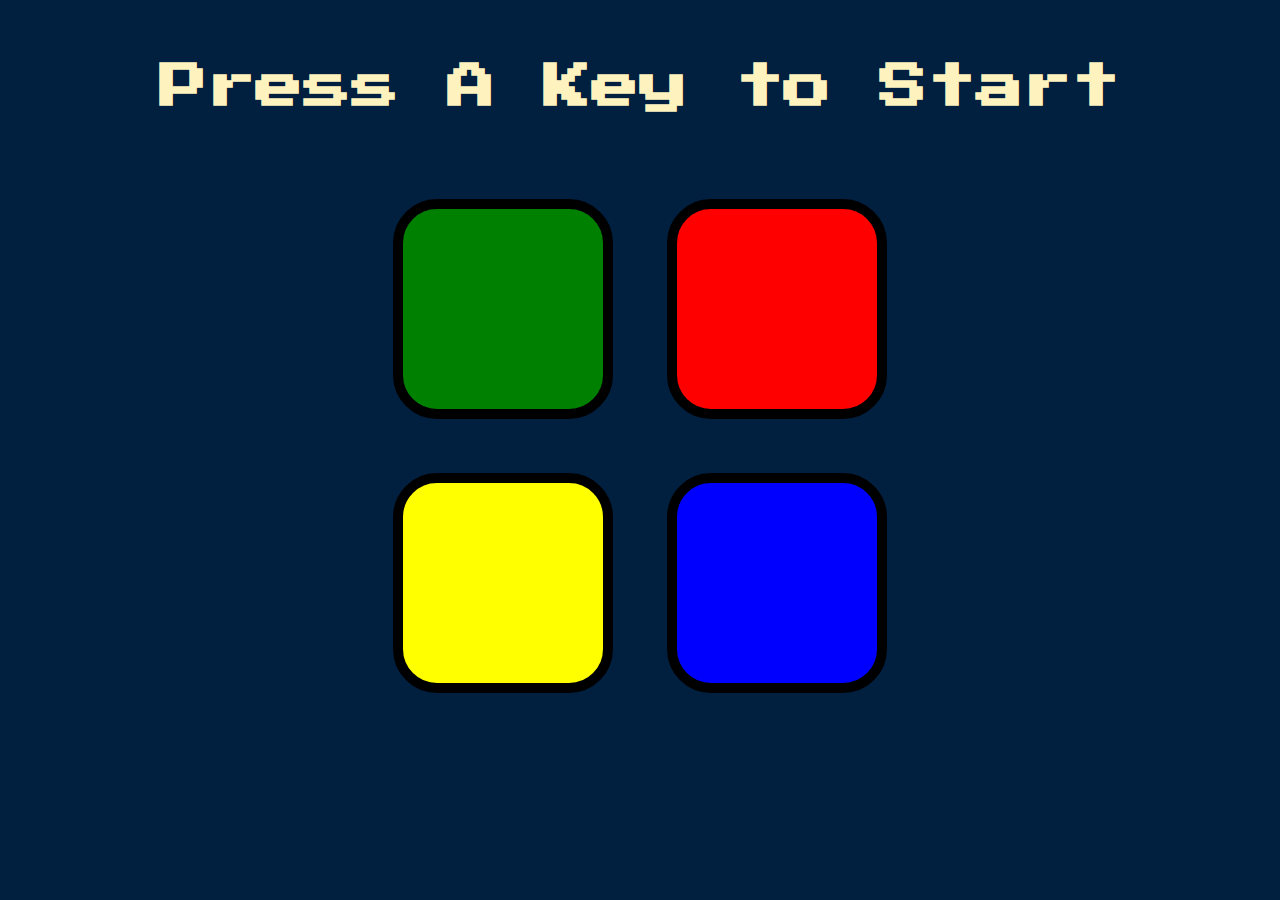
<file: 20.1 Simon Game Challenge/index.html>
<!DOCTYPE html>
<html lang="en" dir="ltr">

<head>
  <meta charset="utf-8">
  <title>Simon</title>
  <link rel="stylesheet" href="styles.css">
  <link href="https://fonts.googleapis.com/css?family=Press+Start+2P" rel="stylesheet">
</head>

<body>
  <h1 id="level-title">Press A Key to Start</h1>
  <div class="container">
    <div lass="row">

      <div type="button" id="green" class="btn green">

      </div>

      <div type="button" id="red" class="btn red">

      </div>
    </div>

    <div class="row">

      <div type="button" id="yellow" class="btn yellow">

      </div>
      <div type="button" id="blue" class="btn blue">

      </div>

    </div>

  </div>

  <script src="https://ajax.googleapis.com/ajax/libs/jquery/3.3.1/jquery.min.js"></script>
  <script src="game.js" charset="utf-8"></script>

</body>

</html>
</file>
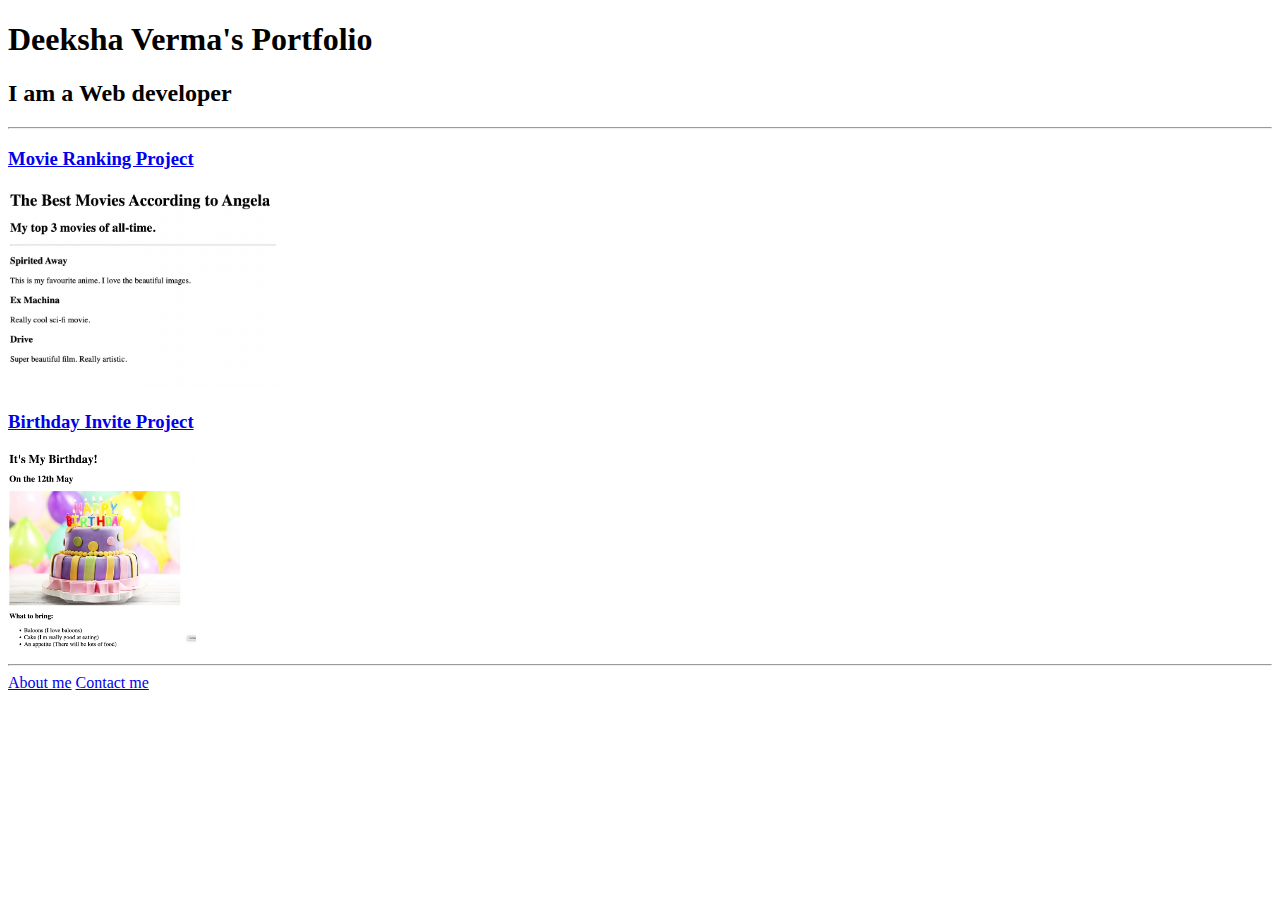
<file: 4.3 HTML Porfolio Project/index.html>
<!-- TODO 1: Create the HTML Boilerplate -->
 <!DOCTYPE html>
 <html lang="en">
 <head>
    <meta charset="UTF-8">
    <meta name="viewport" content="width=device-width, initial-scale=1.0">
    <title>My Portfolio</title>
 </head>
 <body>
    <h1>Deeksha Verma's Portfolio</h1>
    <h2>I am a Web developer</h2>
    <hr/>
    <h3><a href="./public/movie-ranking.html">Movie Ranking Project</a></h3>
    <img src="./assets/images/movie-ranking.png" height ="200" alt="movies rating project"/>
    <h3><a href="./public/birthday-invite.html">Birthday Invite Project</a></h3>
    <img src="./assets/images/birthday-invite.png" height ="200" alt="Birthday invite project"/>
    <hr/>
    <a href="./public/about.html">About me</a>
    <a href="./public/contact.html">Contact me</a>
 </body>
 </html>

<!-- TODO 2: Add Your previous projects' HTML into the public folder -->

<!-- TODO 3: Take screenshots of your project previews and add the images to the images folder -->

<!-- TODO 4: Add titles/subtitles etc. -->

<!-- TODO 5: Add a link to the project pages -->

<!-- TODO 6: Add images to show the project previews
HINT for TODO 6: You can use the height attribute set to 200 to make the image smaller:
https://developer.mozilla.org/en-US/docs/Web/HTML/Element/img#attr-height -->

<!-- TODO 7: Add the Contact Me and About Me page links -->
</file>
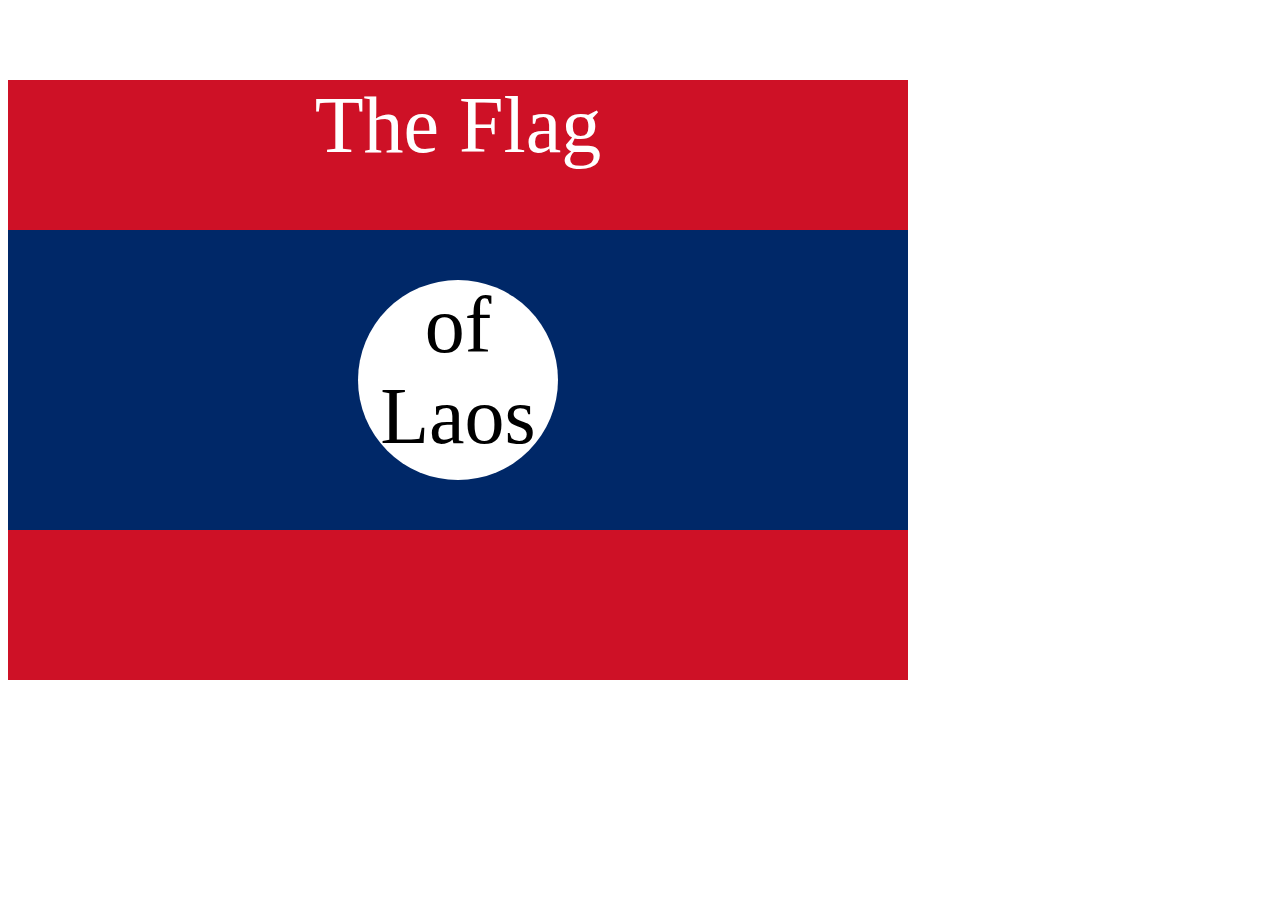
<file: 7.3 CSS Flag Project/index.html>
<!DOCTYPE html>
<html lang="en">

<head>
  <meta charset="UTF-8">
  <title>CSS Flag Project</title>
  <style>
    /* Write your CSS Code here */
    .flag{
      height: 600px;
      width: 900px;
      background-color: rgb(206, 17, 38);
      color: white;
      position: relative;
    }

    .flag >div{
      background-color: rgb(0, 40, 104);
      width: 900px;
      height: 300px;
      position: absolute;
      top: 150px;
    }
    .flag>div>div{
      height: 200px;
      width: 200px;
      color: black;
      background-color: white;
      border-radius: 50%;
      position: relative;
      top: 50px;
      left: 350px;
      
    }
    .flag>div>div>p{
      text-align: center;
      margin-top: 0px;
    }
    p{
      font-size: 5rem;
      text-align: center;
    }
  </style>
</head>

<!-- 
  IMPORTANT! Do not change any HTML
Don't add any classes/ids/elements 
Use what you know about combining selectors 
and CSS specificity instead.
Hint 1: The flag is 900px by 600px and the circle is 200px by 200px.
Hint 2: You can use CSS inspection to get the colors from
https://appbrewery.github.io/flag-of-laos/
-->

<body>
  <div class="flag">
    <p>The Flag</p>
    <div>
      <div>
        <p>of Laos</p>
      </div>
    </div>
  </div>
</body>

</html>
</file>
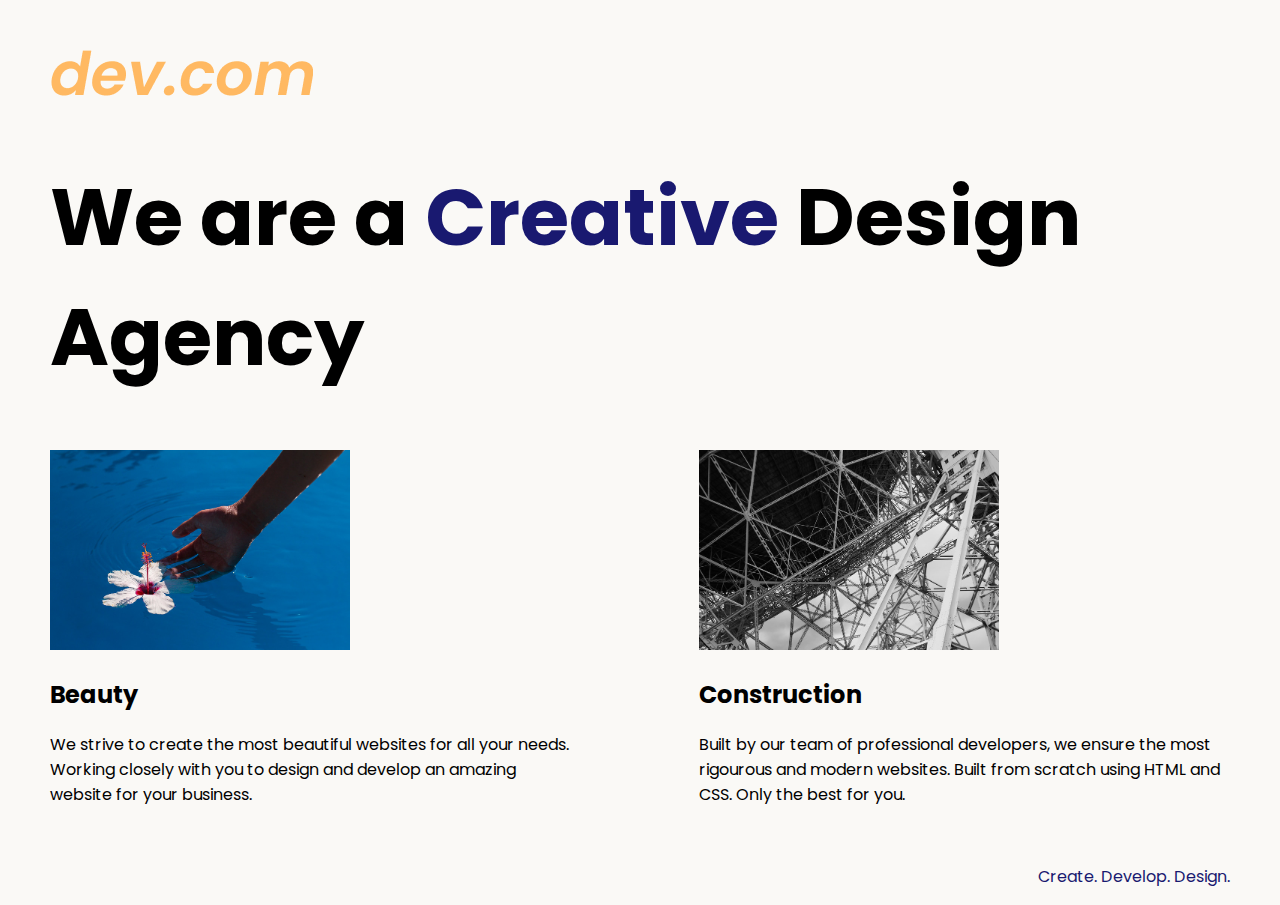
<file: 8.4 Web Design Agency Project/index.html>
<!DOCTYPE html>
<html lang="en">

<head>
  <meta charset="UTF-8">
  <meta name="viewport" content="width=device-width, initial-scale=1.0">
  <title>Agency</title>
  <link rel="stylesheet" href="./style.css">
  <link rel="preconnect" href="https://fonts.googleapis.com">
  <link rel="preconnect" href="https://fonts.gstatic.com" crossorigin>
  <link href="https://fonts.googleapis.com/css2?family=Poppins:wght@400;700&display=swap" rel="stylesheet">
</head>

<body>
  <div class="main">
    <img class="logo" src="./assets/images/logo.png" alt="logo">
    <h1>We are a <span class="newcol">Creative </span>Design Agency </h1>
    <div class="left card"><img class="tile-image" src="./assets/images/beautiful.jpg" alt="hand and flower in water">
      <h2 class="card-title">Beauty</h2>
      <p class="card-text">We strive to create the most beautiful websites for all your needs. Working closely with you
        to
        design and
        develop an amazing website for your business.</p>
    </div>

    <div class="right card"><img class="tile-image" src="./assets/images/construction.jpg" alt="metal structure">
      <h2 class="card-title">Construction</h2>
      <p>Built by our team of professional developers, we ensure the most rigourous and modern websites. Built from
        scratch using HTML and CSS. Only the best for you.</p>
    </div>

  </div>
  <footer>
    <p>Create. Develop. Design.</p>
  </footer>
</body>

</html>
</file>
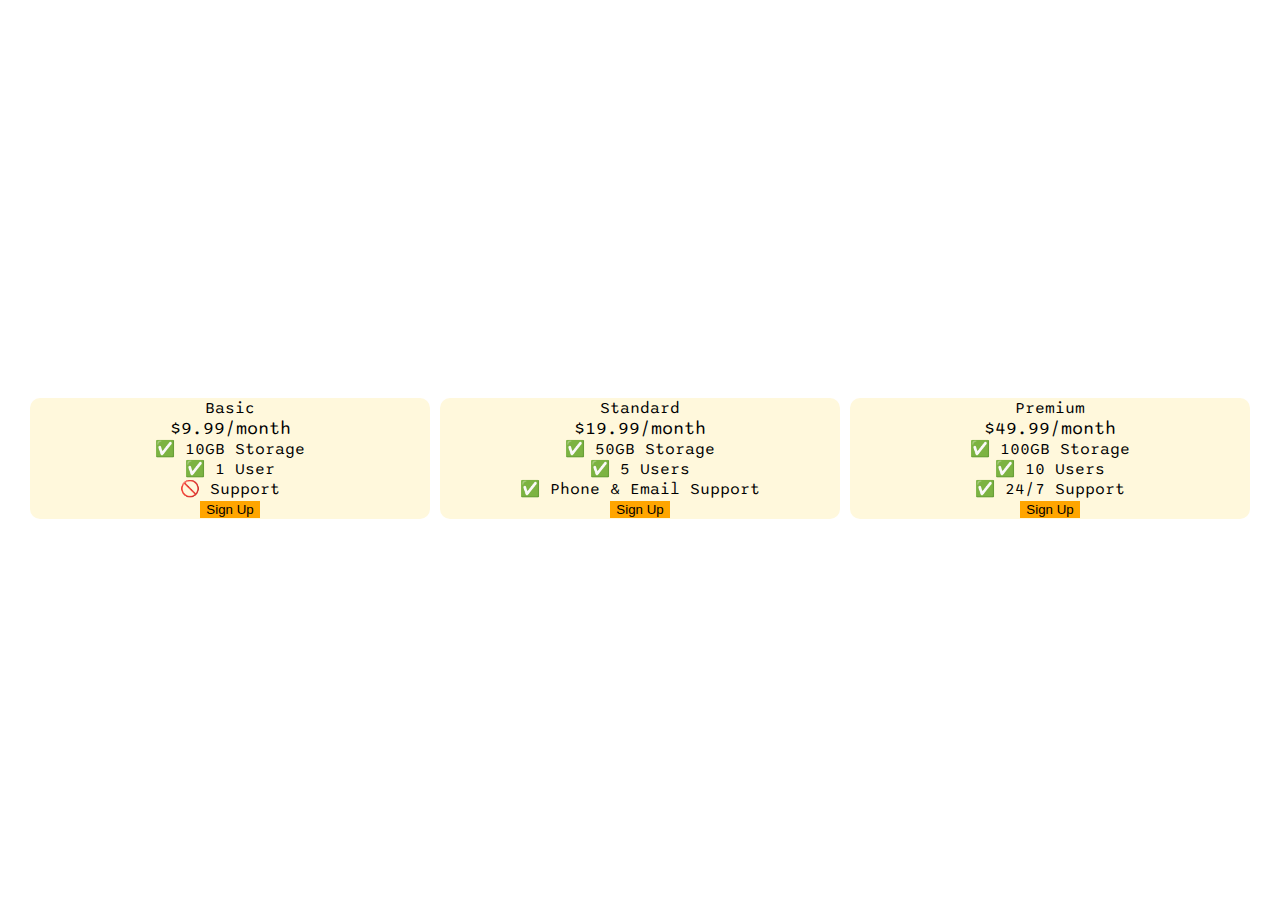
<file: 9.2 Flexbox Pricing Table Project/index.html>
<!DOCTYPE html>
<html>
  <head>
    <title>Flexbox Pricing Table</title>
    <link rel="preconnect" href="https://fonts.googleapis.com" />
    <link rel="preconnect" href="https://fonts.gstatic.com" crossorigin />
    <link
      href="https://fonts.googleapis.com/css2?family=Sono:wght@400;700&display=swap"
      rel="stylesheet"
    />
    <style>
      body {
        font-family: "Sono", sans-serif;
        
      }

      .pricing-container{
        display: flex;
        justify-content: center;
        align-items: center;
        height: 100vh;
        gap: 10px;
      }

      .pricing-plan{
        flex: 1;
        border-radius: 10px;
        background-color:cornsilk;
        text-align: center;
        justify-content: centre;
        max-width: 400px;
      }
      
      .plan-features {
      list-style: none;
      padding: 0;
      margin: 0;
    }

      .plan-button{
        border: none;
        background-color: orange;
      }

      .plan-price{
        font-size:large;
      }

      /* Hint: What can you do with a media query and flexbox? */
      @media (max-width: 1250px) {
        .pricing-container{
          height: 100%;
          flex-direction: column;
        }
      }
    </style>
  </head>

  <body>
    <div class="pricing-container">
      <div class="pricing-plan">
        <div class="plan-title">Basic</div>
        <div class="plan-price">$9.99/month</div>
        <ul class="plan-features">
          <li>✅ 10GB Storage</li>
          <li>✅ 1 User</li>
          <li>🚫 Support</li>
        </ul>
        <button class="plan-button">Sign Up</button>
      </div>
      <div class="pricing-plan">
        <div class="plan-title">Standard</div>
        <div class="plan-price">$19.99/month</div>
        <ul class="plan-features">
          <li>✅ 50GB Storage</li>
          <li>✅ 5 Users</li>
          <li>✅ Phone &amp; Email Support</li>
        </ul>
        <button class="plan-button">Sign Up</button>
      </div>
      <div class="pricing-plan">
        <div class="plan-title">Premium</div>
        <div class="plan-price">$49.99/month</div>
        <ul class="plan-features">
          <li>✅ 100GB Storage</li>
          <li>✅ 10 Users</li>
          <li>✅ 24/7 Support</li>
        </ul>
        <button class="plan-button">Sign Up</button>
      </div>
    </div>
  </body>
</html>
</file>
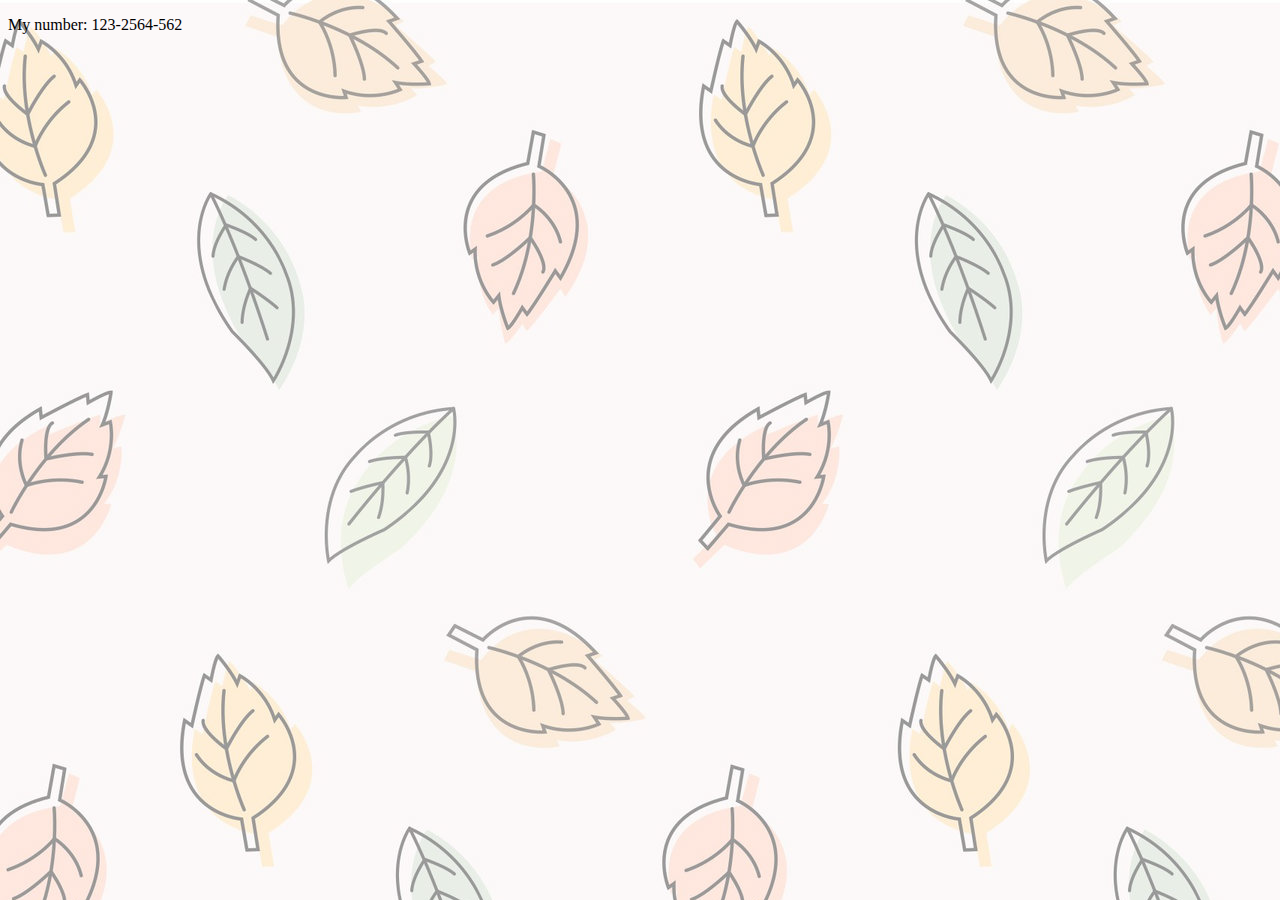
<file: 13.1 Personal site/contactme.html>
<!DOCTYPE html>
<html lang="en">
<head>
    <meta charset="UTF-8">
    <meta name="viewport" content="width=device-width, initial-scale=1.0">
    <title>Wanna exhange no.s?</title>
    <style>
        body{
            background-image: url(./pastel-leaves-aesthetic-pattern-gjtnfutk6zibt3d5.jpg);
            background-blend-mode: overlay;
            background-color: rgb(255, 255, 255,0.5);
        }
    </style>
</head>
<body>
    <div class="sansserif">
        <p>My number: 123-2564-562 </p>
    </div>
</body>
</html>
</file>
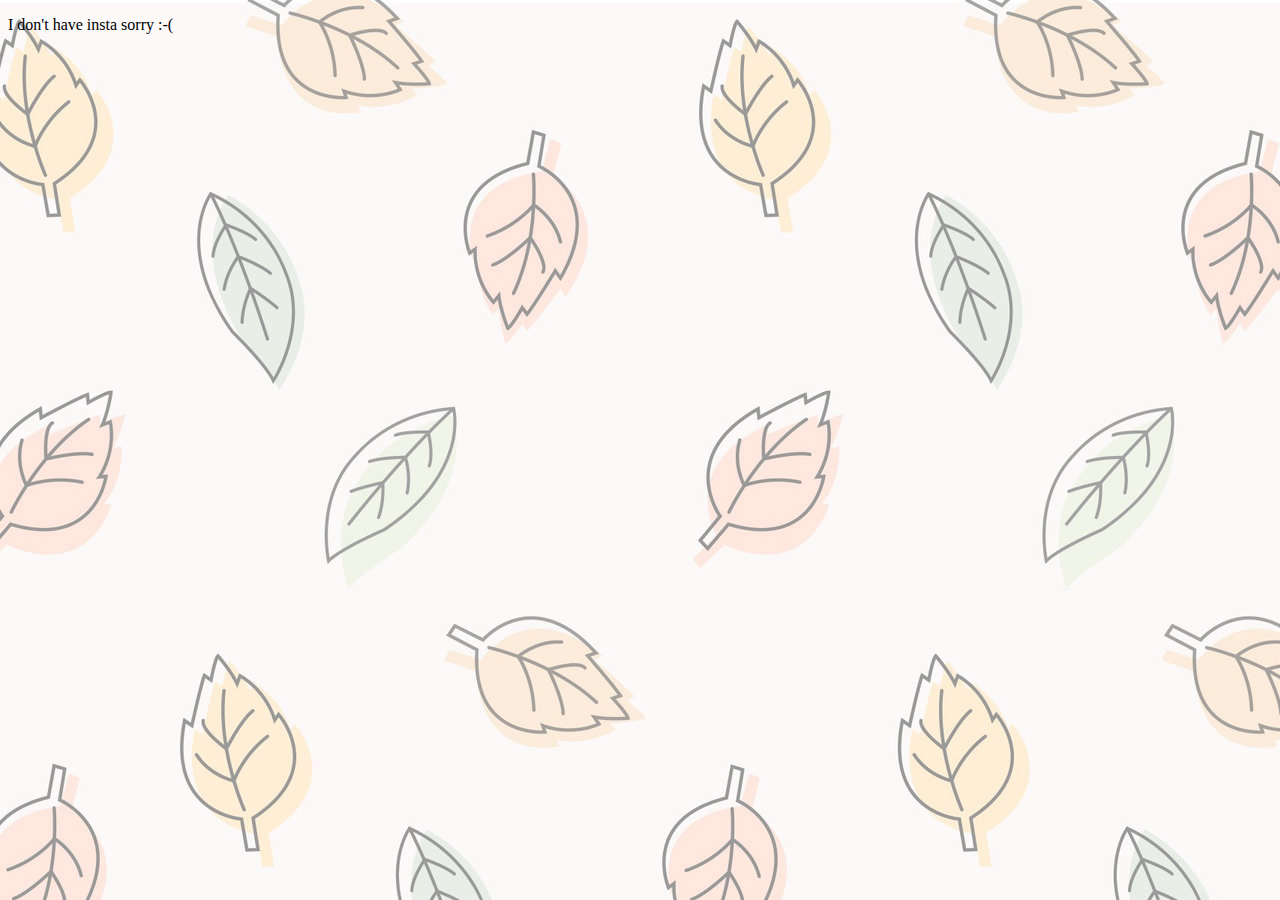
<file: 13.1 Personal site/followme.html>
<!DOCTYPE html>
<html lang="en">
<head>
    <meta charset="UTF-8">
    <meta name="viewport" content="width=device-width, initial-scale=1.0">
    <title>Wanna connect?</title>
    <style>
        body{
            background-image: url(./pastel-leaves-aesthetic-pattern-gjtnfutk6zibt3d5.jpg);
            background-blend-mode: overlay;
            background-color: rgb(255, 255, 255,0.5);
        }
    </style>
</head>
<body>
    <div class="sansserif">
        <p>I don't have insta sorry :-( </p>
    </div>
    
</body>
</html>
</file>
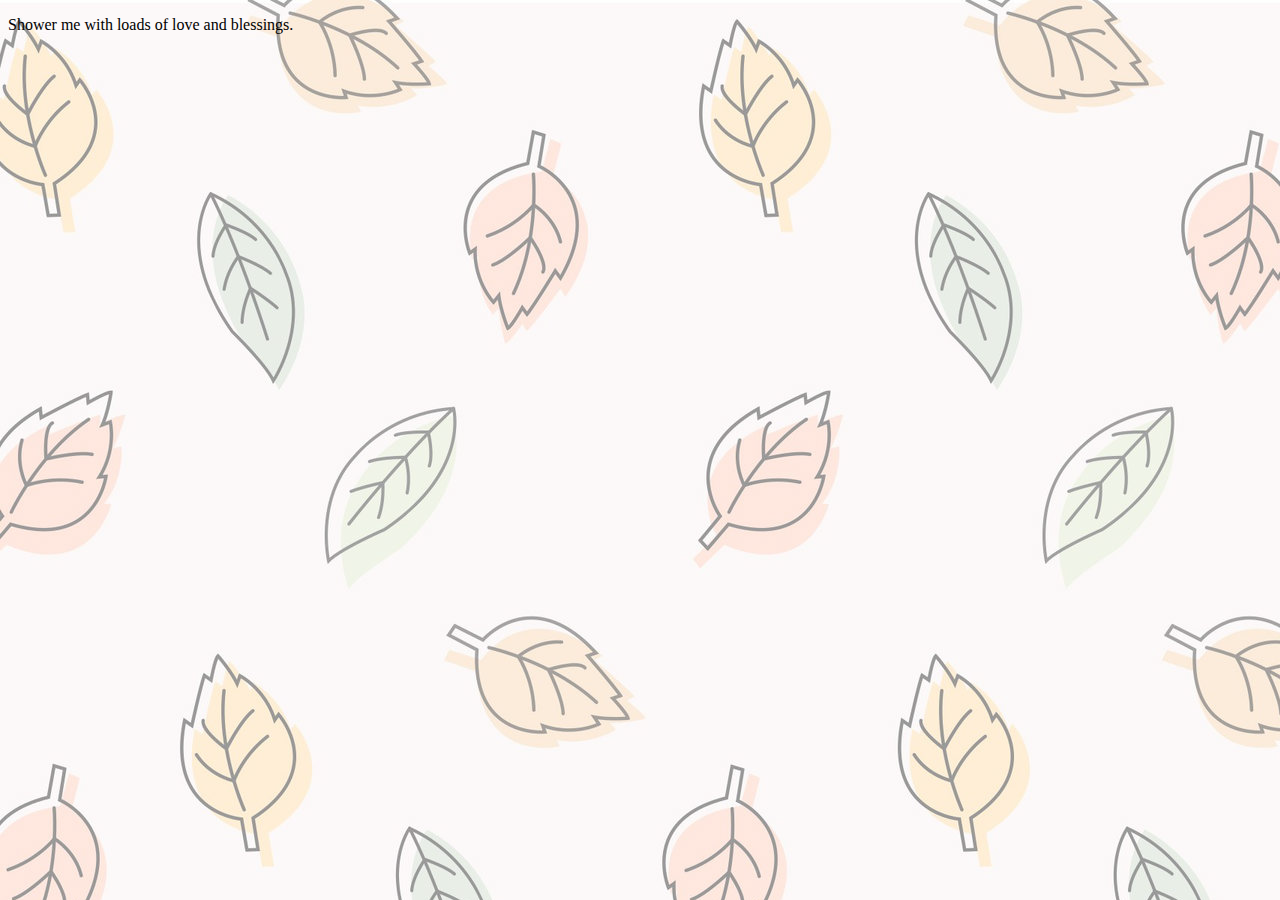
<file: 13.1 Personal site/supportme.html>
<!DOCTYPE html>
<html lang="en">
<head>
    <meta charset="UTF-8">
    <meta name="viewport" content="width=device-width, initial-scale=1.0">
    <title>Support</title>
    <style>
        body{
            background-image: url(./pastel-leaves-aesthetic-pattern-gjtnfutk6zibt3d5.jpg);
            background-blend-mode: overlay;
            background-color: rgb(255, 255, 255,0.5);
        }
    </style>
</head>
<body>
    <div class="sansserif">
        <p>Shower me with loads of love and blessings.</p>
    </div>
</body>
</html>
</file>
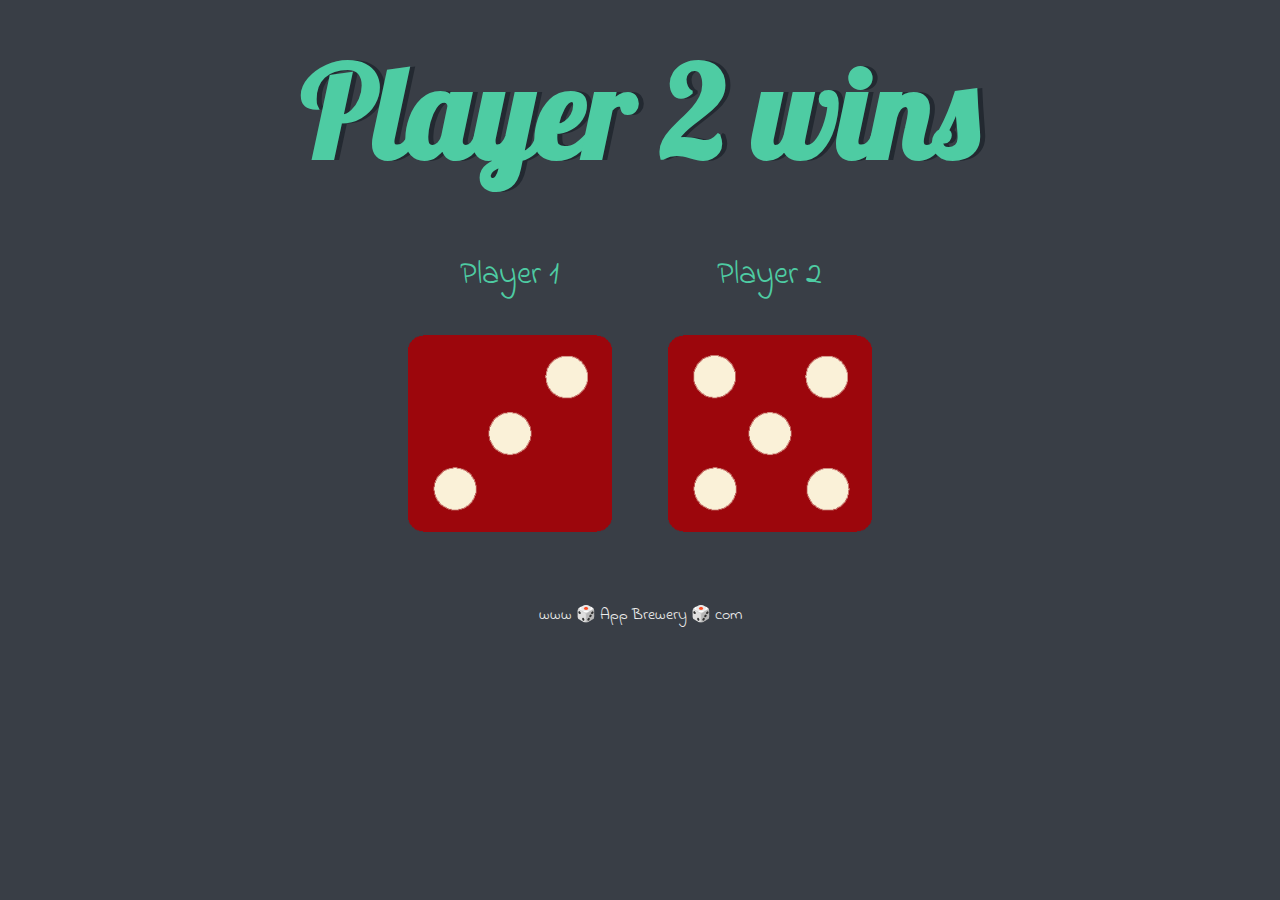
<file: 17.1 The Dice Game/dicee.html>
<!DOCTYPE html>
<html lang="en" dir="ltr">
  <head>
    <meta charset="utf-8" />
    <title>Dicee</title>
    <link rel="stylesheet" href="styles.css" />
    <link
      href="https://fonts.googleapis.com/css?family=Indie+Flower|Lobster"
      rel="stylesheet"
    />
  </head>
  <body>
    <div class="container">
      <h1>Refresh Me</h1>

      <div class="dice">
        <p>Player 1</p>
        <img class="img1" src="./images/dice6.png" />
      </div>

      <div class="dice">
        <p>Player 2</p>
        <img class="img2" src="./images/dice6.png" />
      </div>
    </div>

    <footer>www 🎲 App Brewery 🎲 com</footer>
    <script src="./index.js"></script>
  </body>
</html>
</file>
<file: 11.3 TinDog Project/css/style.css>
.gradient-background {
  background: linear-gradient(300deg, #00bfff, #ff4c68, #ef8172);
  background-size: 180% 180%;
  animation: gradient-animation 18s ease infinite;
}

@keyframes gradient-animation {
  0% {
    background-position: 0% 50%;
  }
  50% {
    background-position: 100% 50%;
  }
  100% {
    background-position: 0% 50%;
  }
}

.icon-square {
  width: 3rem;
  height: 3rem;
  border-radius: 0.75rem;
}

.profile-img {
  height: 100px;
  border-radius: 50%;
}

.d-block {
  display: block !important;
}

.px-4 {
  padding-right: 1.5rem !important;
  padding-left: 1.5rem !important;
}

#onebt{
  background-color: white;
  color: black;
  border: none;
}

#secondbt{
  background-color: none;
  border-color: white;
  color: white;
}

.dogimg{
  height: 100px;
  border-radius: 50%;
}
</file>
<file: 13.1 Personal site/style.css>
.profile-photo {
  height: 150px;
  width: 150px;
  border-radius: 50%;
}
body {
  background-image: url("./pastel-leaves-aesthetic-pattern-gjtnfutk6zibt3d5.jpg"); /* Set your background image */
  background-size: cover;
  background-position: center;
  background-color: rgba(255, 255, 255, 0.6);
  background-blend-mode: overlay;
}
.dm-serif-display-regular {
  font-family: "DM Serif Display", serif;
  font-weight: 400;
  font-style: normal;
}

.sansserif {
  font-family: "Nunito", serif;
  font-optical-sizing: auto;
  font-weight: 400;
  font-style: normal;
}

.card-cover{
  background-color: rgba(0, 0, 0, 0.7);
  background-blend-mode: overlay;
}
a{
  color: white;
  text-decoration: none;
}
</file>
<file: 18.1 Drum Kit Completed/styles.css>
body {
  text-align: center;
  background-color: #283149;
}

h1 {
  font-size: 5rem;
  color: #DBEDF3;
  font-family: "Arvo", cursive;
  text-shadow: 3px 0 #DA0463;

}

footer {
  color: #DBEDF3;
  font-family: sans-serif;
}

.w {
  background-image: url("images/tom1.png");
}

.a {
  background-image: url("images/tom2.png");
}

.s {
  background-image: url("images/tom3.png");
}

.d {
  background-image: url("images/tom4.png");
}

.j {
  background-image: url("images/snare.png");
}

.k {
  background-image: url("images/crash.png");
}

.l {
  background-image: url("images/kick.png");
}

.set {
  margin: 10% auto;
}

.pressed {
  box-shadow: 0 3px 4px 0 #DBEDF3;
  opacity: 0.5;
}

.red {
  color: red;
}

.drum {
  outline: none;
  border: 10px solid #404B69;
  font-size: 5rem;
  font-family: 'Arvo', cursive;
  line-height: 2;
  font-weight: 900;
  color: #DA0463;
  text-shadow: 3px 0 #DBEDF3;
  border-radius: 15px;
  display: inline-block;
  width: 150px;
  height: 150px;
  text-align: center;
  margin: 10px;
  background-color: white;
}
</file>
<file: 20.1 Simon Game Challenge/styles.css>
body {
  text-align: center;
  background-color: #011F3F;
}

#level-title {
  font-family: 'Press Start 2P', cursive;
  font-size: 3rem;
  margin:  5%;
  color: #FEF2BF;
}

.container {
  display: block;
  width: 50%;
  margin: auto;

}

.btn {
  margin: 25px;
  display: inline-block;
  height: 200px;
  width: 200px;
  border: 10px solid black;
  border-radius: 20%;
}

.game-over {
  background-color: red;
  opacity: 0.8;
}

.red {
  background-color: red;
}

.green {
  background-color: green;
}

.blue {
  background-color: blue;
}

.yellow {
  background-color: yellow;
}

.pressed {
  box-shadow: 0 0 20px white;
  background-color: grey;
}
</file>
<file: 8.4 Web Design Agency Project/style.css>
body {
  font-family: "Poppins", sans-serif;
  margin: 50px 50px 0 50px;
  background-color: #faf9f6;
  display: flex;
  flex-direction: column;
  min-height: 95vh;
}
.main {
  flex: 1;
}

h1 {
  font-size: 5rem;
}

footer {
  text-align: right;
  color: midnightblue;
}

.newcol{
  color: rgb(25, 25, 112);
}


.left{
  float: left;
}

.right{
  float: right;
}

.tile-image{
  height: 200px;
}

.card {
  width: 45%;
}

@media (max-width:680px){
  h1{
    font-size: 56px;
    text-align: center;
  }
  .card{
    display: block;
    text-align: justify;
    width: 100%;
  }

  .card img{
    object-fit: cover;
    display: inline;
    width: 100%;
  }
}
</file>
<file: 17.1 The Dice Game/styles.css>
.container {
  width: 70%;
  margin: auto;
  text-align: center;
}

.dice {
  text-align: center;
  display: inline-block;

}

body {
  background-color: #393E46;
}

h1 {
  margin: 30px;
  font-family: 'Lobster', cursive;
  text-shadow: 5px 0 #232931;
  font-size: 8rem;
  color: #4ECCA3;
}

p {
  font-size: 2rem;
  color: #4ECCA3;
  font-family: 'Indie Flower', cursive;
}

img {
  width: 80%;
}

footer {
  margin-top: 5%;
  color: #EEEEEE;
  text-align: center;
  font-family: 'Indie Flower', cursive;

}
</file>
